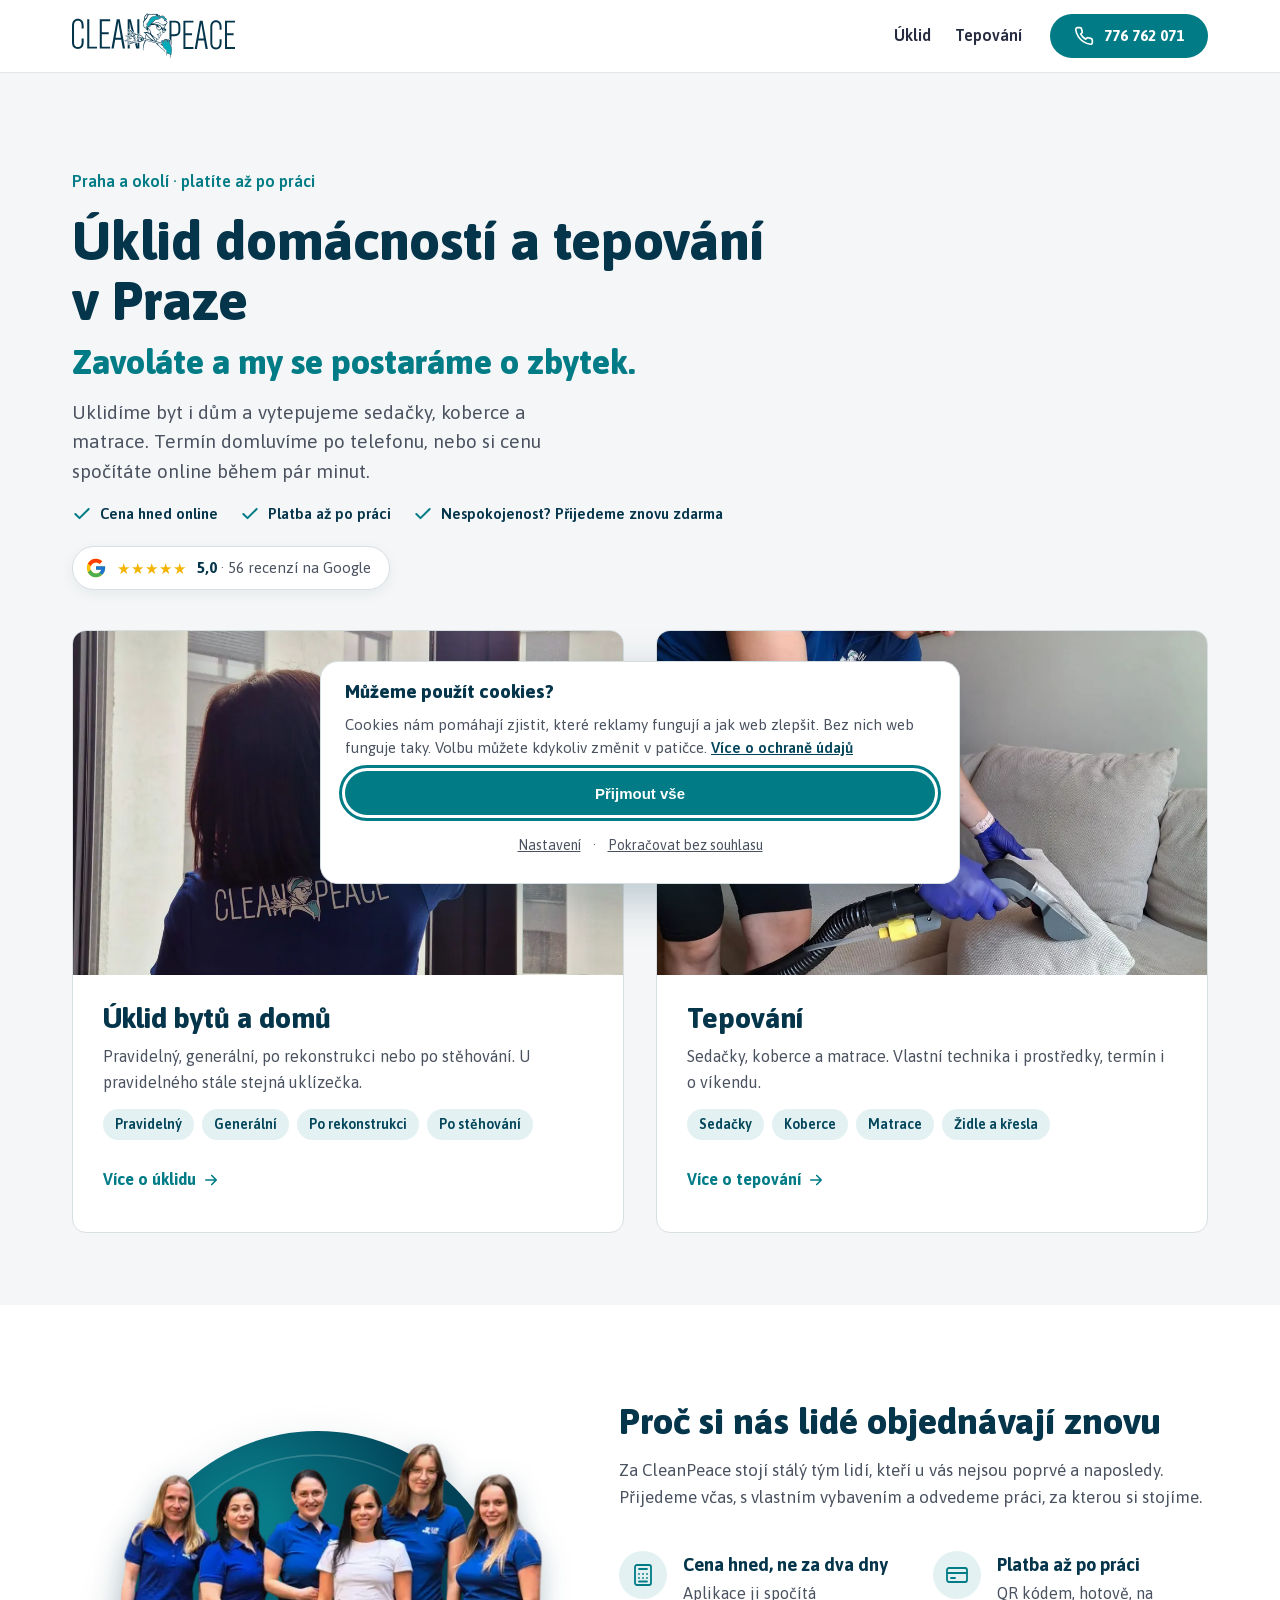
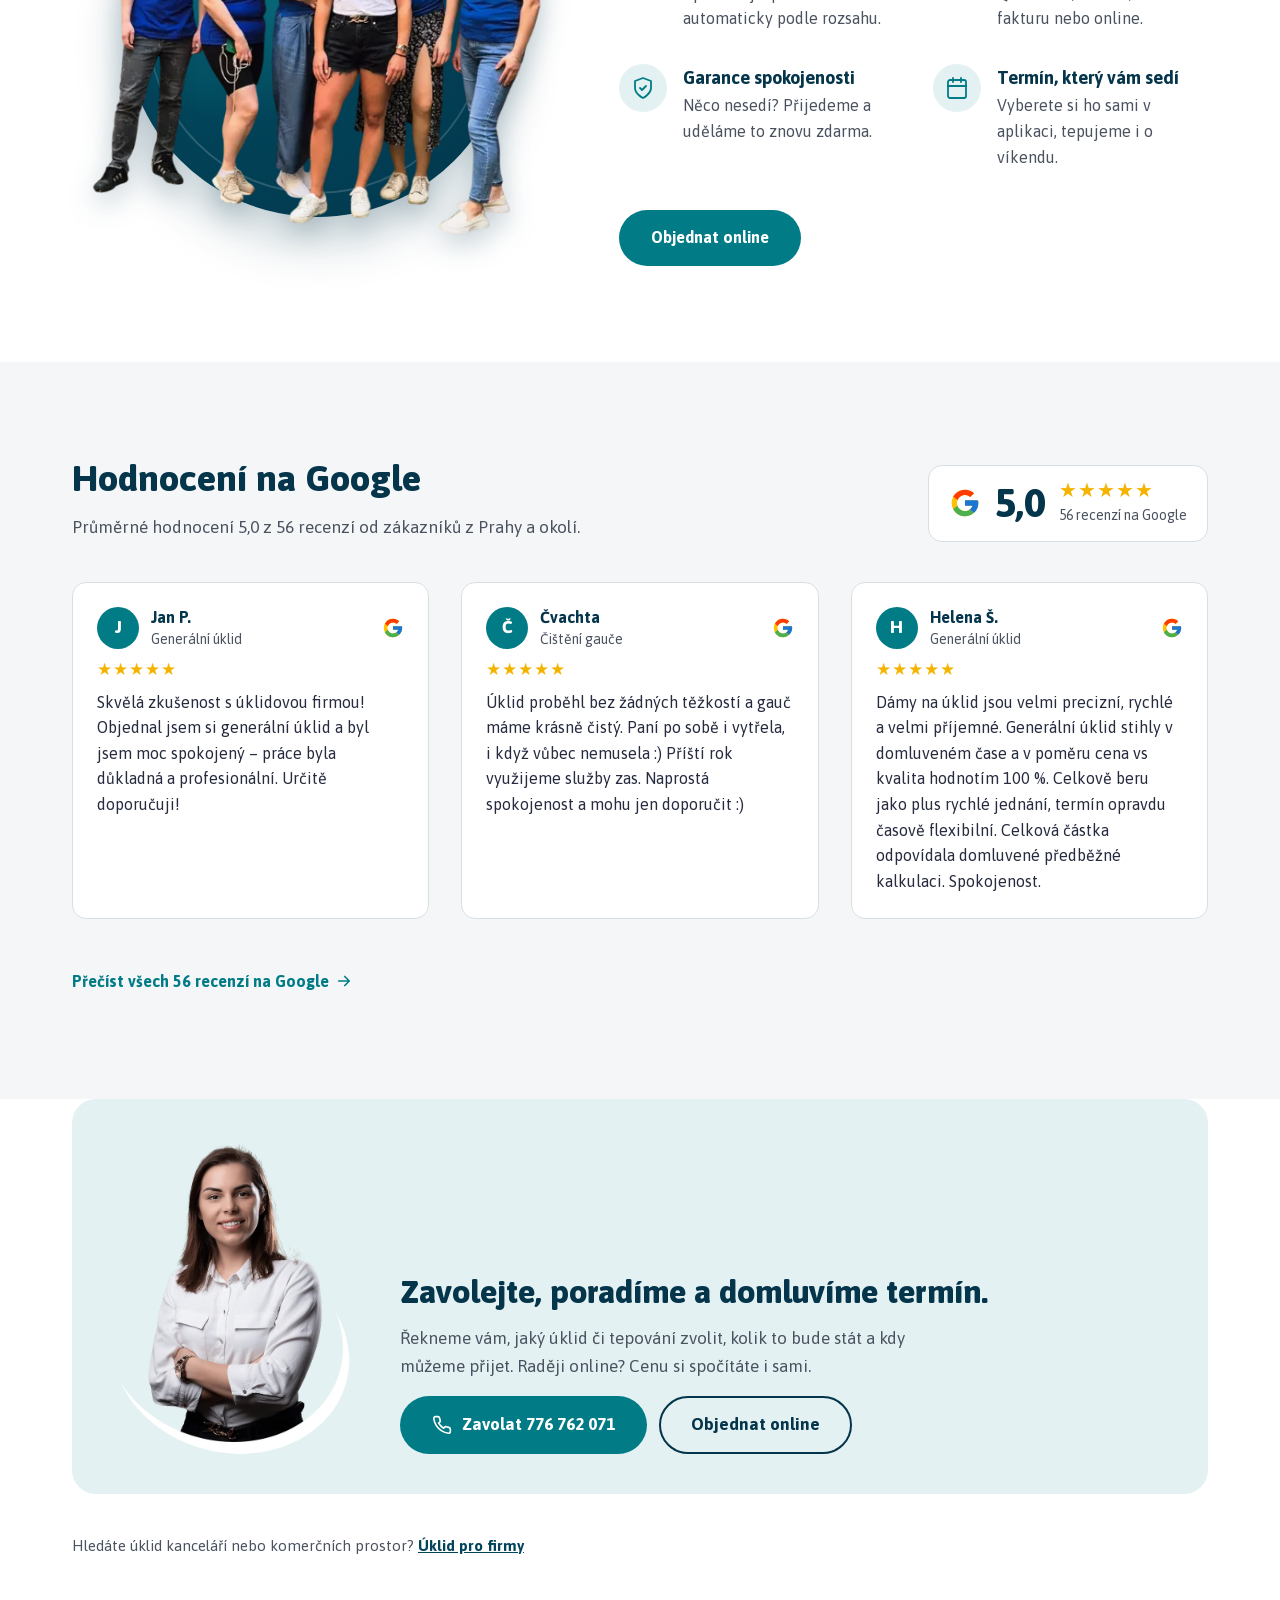
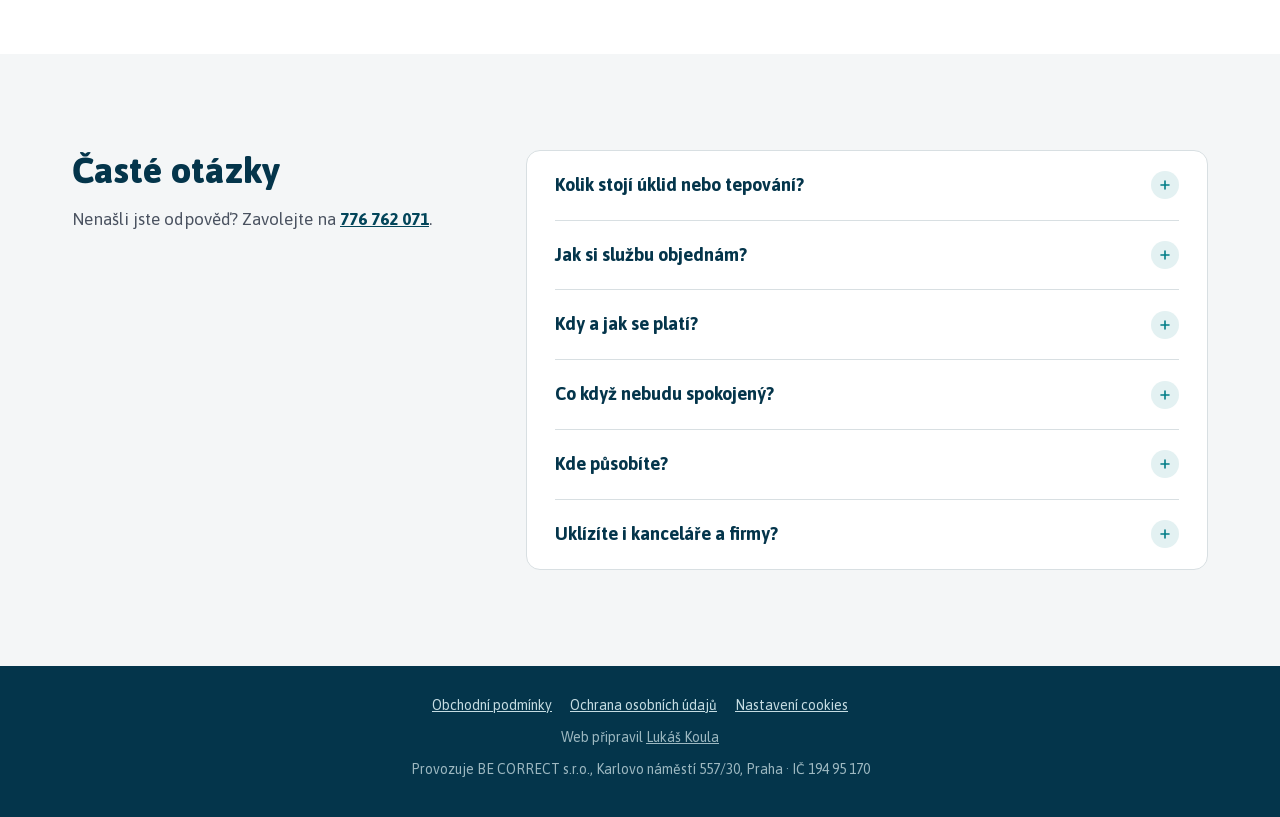
<file: index.html>
<!doctype html>
<html lang="cs">
<head>
<meta charset="utf-8">
<meta name="viewport" content="width=device-width, initial-scale=1">
<script src="assets/consent.js?v=20261018-1"></script>
<title>Úklid domácností a tepování Praha – CleanPeace</title>
<meta name="description" content="Úklid bytů a domů a tepování sedaček, koberců a matrací v Praze a okolí. Cenu spočítáte online, platíte až po práci.">
<meta property="og:type" content="website">
<meta property="og:locale" content="cs_CZ">
<meta property="og:site_name" content="CleanPeace">
<meta property="og:title" content="Úklid domácností a tepování Praha – CleanPeace">
<meta property="og:description" content="Cenu spočítáte online během pár minut a platíte až po práci.">
<meta property="og:url" content="https://sluzby.cleanpeace.cz/">
<link rel="canonical" href="https://sluzby.cleanpeace.cz/">
<meta property="og:image" content="https://sluzby.cleanpeace.cz/assets/img/uklid-myti-oken-praha.webp">
<meta name="theme-color" content="#04354B">
<link rel="icon" href="/favicon.ico" sizes="any">
<link rel="icon" href="assets/favicon-32.png" type="image/png" sizes="32x32">
<link rel="apple-touch-icon" href="assets/apple-touch-icon.png">
<link rel="preload" href="assets/fonts/asap-latin.woff2" as="font" type="font/woff2" crossorigin>
<link rel="stylesheet" href="assets/style.css?v=20261018-1">
</head>
<body id="top" data-service="rozcestnik">
<svg width="0" height="0" style="position:absolute" aria-hidden="true">
<symbol id="i-phone" viewBox="0 0 24 24"><path d="M22 16.9v3a2 2 0 0 1-2.2 2 19.8 19.8 0 0 1-8.6-3.1 19.5 19.5 0 0 1-6-6A19.8 19.8 0 0 1 2.1 4.2 2 2 0 0 1 4.1 2h3a2 2 0 0 1 2 1.7c.1.9.4 1.8.7 2.7a2 2 0 0 1-.5 2.1L8 9.8a16 16 0 0 0 6 6l1.3-1.3a2 2 0 0 1 2.1-.4c.9.3 1.8.6 2.7.7a2 2 0 0 1 1.7 2z"/></symbol>
<symbol id="i-arrow" viewBox="0 0 24 24"><path d="M5 12h14M13 6l6 6-6 6"/></symbol>
<symbol id="i-check" viewBox="0 0 24 24"><path d="M20 6 9 17l-5-5"/></symbol>
<symbol id="i-calc" viewBox="0 0 24 24"><rect x="4" y="2" width="16" height="20" rx="2"/><path d="M8 6h8M8 11h.01M12 11h.01M16 11h.01M8 15h.01M12 15h.01M16 15h.01M8 18.5h8"/></symbol>
<symbol id="i-card" viewBox="0 0 24 24"><rect x="2" y="5" width="20" height="14" rx="2"/><path d="M2 10h20M6 15h4"/></symbol>
<symbol id="i-shield" viewBox="0 0 24 24"><path d="M12 22s8-4 8-10V5l-8-3-8 3v7c0 6 8 10 8 10z"/><path d="m9 12 2 2 4-4"/></symbol>
<symbol id="i-calendar" viewBox="0 0 24 24"><rect x="3" y="4" width="18" height="18" rx="2"/><path d="M16 2v4M8 2v4M3 10h18"/></symbol>
</svg>

<header class="site-header">
<div class="wrap">
<a class="logo" href="#top" aria-label="CleanPeace – zpět nahoru"><img src="assets/logo.svg" width="178" height="50" alt="CleanPeace"></a>
<div class="header-right">
<nav class="nav" aria-label="Služby"><a href="uklid/">Úklid</a><a href="tepovani/">Tepování</a></nav>
<a class="btn btn-app btn-sm btn-call" href="tel:+420776762071" data-cta="phone" data-loc="header"><svg class="icon"><use href="#i-phone"/></svg><span class="call-num">776 762 071</span><span class="call-txt">Zavolat</span></a>
</div>
</div>
</header>

<main>
<section class="section section--soft" style="padding-bottom:72px">
<div class="wrap stack-lg">
<div class="stack" style="max-width:720px">
<p class="eyebrow">Praha a okolí · platíte až po práci</p>
<h1 style="font-size:clamp(34px,5vw,54px)">Úklid domácností a tepování v Praze <span class="h1-accent">Zavoláte a my se postaráme o zbytek.</span></h1>
<p class="hero-lead">Uklidíme byt i dům a vytepujeme sedačky, koberce a matrace. Termín domluvíme po telefonu, nebo si cenu spočítáte online během pár minut.</p>
<ul class="hero-checks">
<li><svg class="icon"><use href="#i-check"/></svg>Cena hned online</li>
<li><svg class="icon"><use href="#i-check"/></svg>Platba až po práci</li>
<li><svg class="icon"><use href="#i-check"/></svg>Nespokojenost? Přijedeme znovu zdarma</li>
</ul>
<a class="g-badge" href="https://share.google/CJWjDilzIgdgnumKv" target="_blank" rel="noopener"><svg class="g-logo" viewBox="0 0 48 48" aria-hidden="true"><path fill="#FFC107" d="M43.6 20.1H42V20H24v8h11.3C33.7 32.7 29.2 36 24 36c-6.6 0-12-5.4-12-12s5.4-12 12-12c3.1 0 5.8 1.2 7.9 3.1l5.7-5.7C34 6.1 29.3 4 24 4 12.9 4 4 12.9 4 24s8.9 20 20 20 20-8.9 20-20c0-1.3-.1-2.6-.4-3.9z"/><path fill="#FF3D00" d="m6.3 14.7 6.6 4.8C14.7 15.1 19 12 24 12c3.1 0 5.8 1.2 7.9 3.1l5.7-5.7C34 6.1 29.3 4 24 4 16.3 4 9.7 8.3 6.3 14.7z"/><path fill="#4CAF50" d="M24 44c5.2 0 9.9-2 13.4-5.2l-6.2-5.2C29.2 35.1 26.7 36 24 36c-5.2 0-9.6-3.3-11.3-8l-6.5 5C9.5 39.6 16.2 44 24 44z"/><path fill="#1976D2" d="M43.6 20.1H42V20H24v8h11.3c-.8 2.2-2.2 4.2-4.1 5.6l6.2 5.2C37 39.2 44 34 44 24c0-1.3-.1-2.6-.4-3.9z"/></svg><span class="stars" aria-hidden="true">★★★★★</span><span><strong>5,0</strong> · 56 recenzí na Google</span></a>
</div>

<div class="g2">
<a class="card" href="uklid/">
<div class="card-img"><img src="assets/img/uklid-myti-oken-praha.webp" width="1000" height="1176" alt="Uklízečka CleanPeace myje okna v bytě" style="object-position:center 30%" fetchpriority="high"></div>
<div class="card-body">
<h2>Úklid bytů a domů</h2>
<p>Pravidelný, generální, po rekonstrukci nebo po stěhování. U pravidelného stále stejná uklízečka.</p>
<ul class="tags"><li>Pravidelný</li><li>Generální</li><li>Po rekonstrukci</li><li>Po stěhování</li></ul>
<span class="more">Více o úklidu <svg class="icon"><use href="#i-arrow"/></svg></span>
</div>
</a>
<a class="card" href="tepovani/">
<div class="card-img"><img src="assets/img/tepovani-sedacky-praha.webp" width="1000" height="1333" alt="Tepování světlé sedačky přímo u zákazníka" style="object-position:center 55%" fetchpriority="high"></div>
<div class="card-body">
<h2>Tepování</h2>
<p>Sedačky, koberce a matrace. Vlastní technika i prostředky, termín i o víkendu.</p>
<ul class="tags"><li>Sedačky</li><li>Koberce</li><li>Matrace</li><li>Židle a křesla</li></ul>
<span class="more">Více o tepování <svg class="icon"><use href="#i-arrow"/></svg></span>
</div>
</a>
</div>
</div>
</section>

<!-- PROČ CLEANPEACE -->
<section class="section">
<div class="wrap team">
<div class="team-visual"><img src="assets/img/cleanpeace-tym.webp" width="500" height="500" alt="Tým uklízeček CleanPeace" loading="lazy"></div>
<div class="stack-lg">
<div class="stack">
<h2 class="h2">Proč si nás lidé objednávají znovu</h2>
<p class="lead">Za CleanPeace stojí stálý tým lidí, kteří u vás nejsou poprvé a naposledy. Přijedeme včas, s vlastním vybavením a odvedeme práci, za kterou si stojíme.</p>
</div>
<dl class="benefits">
<div><span class="usp-ico"><svg class="icon"><use href="#i-calc"/></svg></span><dt>Cena hned, ne za dva dny</dt><dd>Aplikace ji spočítá automaticky podle rozsahu.</dd></div>
<div><span class="usp-ico"><svg class="icon"><use href="#i-card"/></svg></span><dt>Platba až po práci</dt><dd>QR kódem, hotově, na fakturu nebo online.</dd></div>
<div><span class="usp-ico"><svg class="icon"><use href="#i-shield"/></svg></span><dt>Garance spokojenosti</dt><dd>Něco nesedí? Přijedeme a uděláme to znovu zdarma.</dd></div>
<div><span class="usp-ico"><svg class="icon"><use href="#i-calendar"/></svg></span><dt>Termín, který vám sedí</dt><dd>Vyberete si ho sami v aplikaci, tepujeme i o víkendu.</dd></div>
</dl>
<div class="cta-row"><a class="btn btn-app" href="https://app.cleanpeace.cz/" data-cta="order" data-loc="why">Objednat online</a></div>
</div>
</div>
</section>

<!-- RECENZE GOOGLE -->
<section class="section section--soft">
<div class="wrap stack-lg">
<div class="reviews-head">
<div class="stack"><h2 class="h2">Hodnocení na Google</h2><p class="lead">Průměrné hodnocení 5,0 z 56 recenzí od zákazníků z Prahy a okolí.</p></div>
<a class="g-score" href="https://share.google/CJWjDilzIgdgnumKv" target="_blank" rel="noopener"><svg class="g-logo" viewBox="0 0 48 48" aria-hidden="true"><path fill="#FFC107" d="M43.6 20.1H42V20H24v8h11.3C33.7 32.7 29.2 36 24 36c-6.6 0-12-5.4-12-12s5.4-12 12-12c3.1 0 5.8 1.2 7.9 3.1l5.7-5.7C34 6.1 29.3 4 24 4 12.9 4 4 12.9 4 24s8.9 20 20 20 20-8.9 20-20c0-1.3-.1-2.6-.4-3.9z"/><path fill="#FF3D00" d="m6.3 14.7 6.6 4.8C14.7 15.1 19 12 24 12c3.1 0 5.8 1.2 7.9 3.1l5.7-5.7C34 6.1 29.3 4 24 4 16.3 4 9.7 8.3 6.3 14.7z"/><path fill="#4CAF50" d="M24 44c5.2 0 9.9-2 13.4-5.2l-6.2-5.2C29.2 35.1 26.7 36 24 36c-5.2 0-9.6-3.3-11.3-8l-6.5 5C9.5 39.6 16.2 44 24 44z"/><path fill="#1976D2" d="M43.6 20.1H42V20H24v8h11.3c-.8 2.2-2.2 4.2-4.1 5.6l6.2 5.2C37 39.2 44 34 44 24c0-1.3-.1-2.6-.4-3.9z"/></svg><span class="g-num">5,0</span><span><span class="stars" aria-hidden="true">★★★★★</span><span class="g-count">56 recenzí na Google</span></span></a>
</div>
<div class="g3 reviews">
<figure class="review">
<div class="review-top"><span class="avatar" aria-hidden="true">J</span><div><strong>Jan P.</strong><span>Generální úklid</span></div><svg class="g-logo" viewBox="0 0 48 48" aria-hidden="true"><path fill="#FFC107" d="M43.6 20.1H42V20H24v8h11.3C33.7 32.7 29.2 36 24 36c-6.6 0-12-5.4-12-12s5.4-12 12-12c3.1 0 5.8 1.2 7.9 3.1l5.7-5.7C34 6.1 29.3 4 24 4 12.9 4 4 12.9 4 24s8.9 20 20 20 20-8.9 20-20c0-1.3-.1-2.6-.4-3.9z"/><path fill="#FF3D00" d="m6.3 14.7 6.6 4.8C14.7 15.1 19 12 24 12c3.1 0 5.8 1.2 7.9 3.1l5.7-5.7C34 6.1 29.3 4 24 4 16.3 4 9.7 8.3 6.3 14.7z"/><path fill="#4CAF50" d="M24 44c5.2 0 9.9-2 13.4-5.2l-6.2-5.2C29.2 35.1 26.7 36 24 36c-5.2 0-9.6-3.3-11.3-8l-6.5 5C9.5 39.6 16.2 44 24 44z"/><path fill="#1976D2" d="M43.6 20.1H42V20H24v8h11.3c-.8 2.2-2.2 4.2-4.1 5.6l6.2 5.2C37 39.2 44 34 44 24c0-1.3-.1-2.6-.4-3.9z"/></svg></div>
<div class="stars" aria-label="5 z 5 hvězdiček">★★★★★</div>
<blockquote>Skvělá zkušenost s úklidovou firmou! Objednal jsem si generální úklid a byl jsem moc spokojený – práce byla důkladná a profesionální. Určitě doporučuji!</blockquote>
</figure>
<figure class="review">
<div class="review-top"><span class="avatar" aria-hidden="true">Č</span><div><strong>Čvachta</strong><span>Čištění gauče</span></div><svg class="g-logo" viewBox="0 0 48 48" aria-hidden="true"><path fill="#FFC107" d="M43.6 20.1H42V20H24v8h11.3C33.7 32.7 29.2 36 24 36c-6.6 0-12-5.4-12-12s5.4-12 12-12c3.1 0 5.8 1.2 7.9 3.1l5.7-5.7C34 6.1 29.3 4 24 4 12.9 4 4 12.9 4 24s8.9 20 20 20 20-8.9 20-20c0-1.3-.1-2.6-.4-3.9z"/><path fill="#FF3D00" d="m6.3 14.7 6.6 4.8C14.7 15.1 19 12 24 12c3.1 0 5.8 1.2 7.9 3.1l5.7-5.7C34 6.1 29.3 4 24 4 16.3 4 9.7 8.3 6.3 14.7z"/><path fill="#4CAF50" d="M24 44c5.2 0 9.9-2 13.4-5.2l-6.2-5.2C29.2 35.1 26.7 36 24 36c-5.2 0-9.6-3.3-11.3-8l-6.5 5C9.5 39.6 16.2 44 24 44z"/><path fill="#1976D2" d="M43.6 20.1H42V20H24v8h11.3c-.8 2.2-2.2 4.2-4.1 5.6l6.2 5.2C37 39.2 44 34 44 24c0-1.3-.1-2.6-.4-3.9z"/></svg></div>
<div class="stars" aria-label="5 z 5 hvězdiček">★★★★★</div>
<blockquote>Úklid proběhl bez žádných těžkostí a gauč máme krásně čistý. Paní po sobě i vytřela, i když vůbec nemusela :) Příští rok využijeme služby zas. Naprostá spokojenost a mohu jen doporučit :)</blockquote>
</figure>
<figure class="review">
<div class="review-top"><span class="avatar" aria-hidden="true">H</span><div><strong>Helena Š.</strong><span>Generální úklid</span></div><svg class="g-logo" viewBox="0 0 48 48" aria-hidden="true"><path fill="#FFC107" d="M43.6 20.1H42V20H24v8h11.3C33.7 32.7 29.2 36 24 36c-6.6 0-12-5.4-12-12s5.4-12 12-12c3.1 0 5.8 1.2 7.9 3.1l5.7-5.7C34 6.1 29.3 4 24 4 12.9 4 4 12.9 4 24s8.9 20 20 20 20-8.9 20-20c0-1.3-.1-2.6-.4-3.9z"/><path fill="#FF3D00" d="m6.3 14.7 6.6 4.8C14.7 15.1 19 12 24 12c3.1 0 5.8 1.2 7.9 3.1l5.7-5.7C34 6.1 29.3 4 24 4 16.3 4 9.7 8.3 6.3 14.7z"/><path fill="#4CAF50" d="M24 44c5.2 0 9.9-2 13.4-5.2l-6.2-5.2C29.2 35.1 26.7 36 24 36c-5.2 0-9.6-3.3-11.3-8l-6.5 5C9.5 39.6 16.2 44 24 44z"/><path fill="#1976D2" d="M43.6 20.1H42V20H24v8h11.3c-.8 2.2-2.2 4.2-4.1 5.6l6.2 5.2C37 39.2 44 34 44 24c0-1.3-.1-2.6-.4-3.9z"/></svg></div>
<div class="stars" aria-label="5 z 5 hvězdiček">★★★★★</div>
<blockquote>Dámy na úklid jsou velmi precizní, rychlé a velmi příjemné. Generální úklid stihly v domluveném čase a v poměru cena vs kvalita hodnotím 100 %. Celkově beru jako plus rychlé jednání, termín opravdu časově flexibilní. Celková částka odpovídala domluvené předběžné kalkulaci. Spokojenost.</blockquote>
</figure>
</div>
<a class="more" href="https://share.google/CJWjDilzIgdgnumKv" target="_blank" rel="noopener">Přečíst všech 56 recenzí na Google <svg class="icon"><use href="#i-arrow"/></svg></a>
</div>
</section>

<!-- KONTAKT -->
<section style="padding-bottom:96px">
<div class="wrap stack-lg">
<div class="contact">
<img class="contact-photo" src="assets/img/cleanpeace-kontakt.webp" width="600" height="786" alt="Zákaznická podpora CleanPeace" loading="lazy">
<div class="contact-body">
<h2>Zavolejte, poradíme a domluvíme termín.</h2>
<p class="lead" style="max-width:520px">Řekneme vám, jaký úklid či tepování zvolit, kolik to bude stát a kdy můžeme přijet. Raději online? Cenu si spočítáte i sami.</p>
<div class="cta-row">
<a class="btn btn-app btn-lg" href="tel:+420776762071" data-cta="phone" data-loc="contact"><svg class="icon"><use href="#i-phone"/></svg>Zavolat 776 762 071</a>
<a class="btn btn-line btn-lg" href="https://app.cleanpeace.cz/" data-cta="order" data-loc="contact">Objednat online</a>
</div>
</div>
</div>
<p class="lead" style="font-size:15px">Hledáte úklid kanceláří nebo komerčních prostor? <a href="https://cleanpeace.cz/uklid-firem/" style="font-weight:700">Úklid pro firmy</a></p>
</div>
</section>

<!-- FAQ -->
<section class="section section--soft">
<div class="wrap split">
<div class="stack">
<h2 class="h2">Časté otázky</h2>
<p class="lead"><span class="m-block">Nenašli jste odpověď?</span> Zavolejte na <a href="tel:+420776762071" style="font-weight:700" data-cta="phone" data-loc="faq">776 762 071</a>.</p>
</div>
<div class="faq faq--boxed">
<details><summary>Kolik stojí úklid nebo tepování?</summary><p>Úklid vychází od 600 Kč za hodinu, tepování od 935 Kč za hodinu. Přesnou cenu spočítá aplikace okamžitě podle typu služby a rozsahu – bez čekání na nabídku. Stálí zákazníci mají ceny nižší.</p></details>
<details><summary>Jak si službu objednám?</summary><p>Online v aplikaci během pár minut: vyberete službu, uvidíte cenu a zvolíte termín. Nebo zavolejte na <a href="tel:+420776762071" style="font-weight:700">776 762 071</a>.</p></details>
<details><summary>Kdy a jak se platí?</summary><p>Až po odvedené práci – QR kódem, hotově nebo na fakturu. K dispozici je i online platba.</p></details>
<details><summary>Co když nebudu spokojený?</summary><p>Přijedeme a práci uděláme znovu zdarma.</p></details>
<details><summary>Kde působíte?</summary><p>V Praze a okolí.<!-- TODO: doplnit rozsah okolí --></p></details>
<details><summary>Uklízíte i kanceláře a firmy?</summary><p>Ano – pravidelný i generální úklid kanceláří, komerčních prostor a skladů. Více na stránce <a href="https://cleanpeace.cz/uklid-firem/" style="font-weight:700">Úklid pro firmy</a>.</p></details>
</div>
</div>
</section>
</main>

<footer class="site-footer">
<div class="wrap">
<nav aria-label="Právní informace">
<a href="https://cleanpeace.cz/wp-content/uploads/2025/07/VOP-CleanPeace-B2C.pdf">Obchodní podmínky</a>
<a href="https://cleanpeace.cz/wp-content/uploads/2025/07/Privacy-Policy-CleanPeace-2.pdf">Ochrana osobních údajů</a>
<a href="#nastaveni-cookies" data-cc-open>Nastavení cookies</a>
</nav>
<span class="credit">Web připravil <a href="https://lukaskoula.com" target="_blank" rel="noopener">Lukáš Koula</a></span>
<span>Provozuje BE CORRECT s.r.o., Karlovo náměstí 557/30, Praha · IČ 194 95 170</span>
</div>
</footer>


<script src="assets/main.js?v=20261018-1" defer></script>
</body>
</html>
</file>
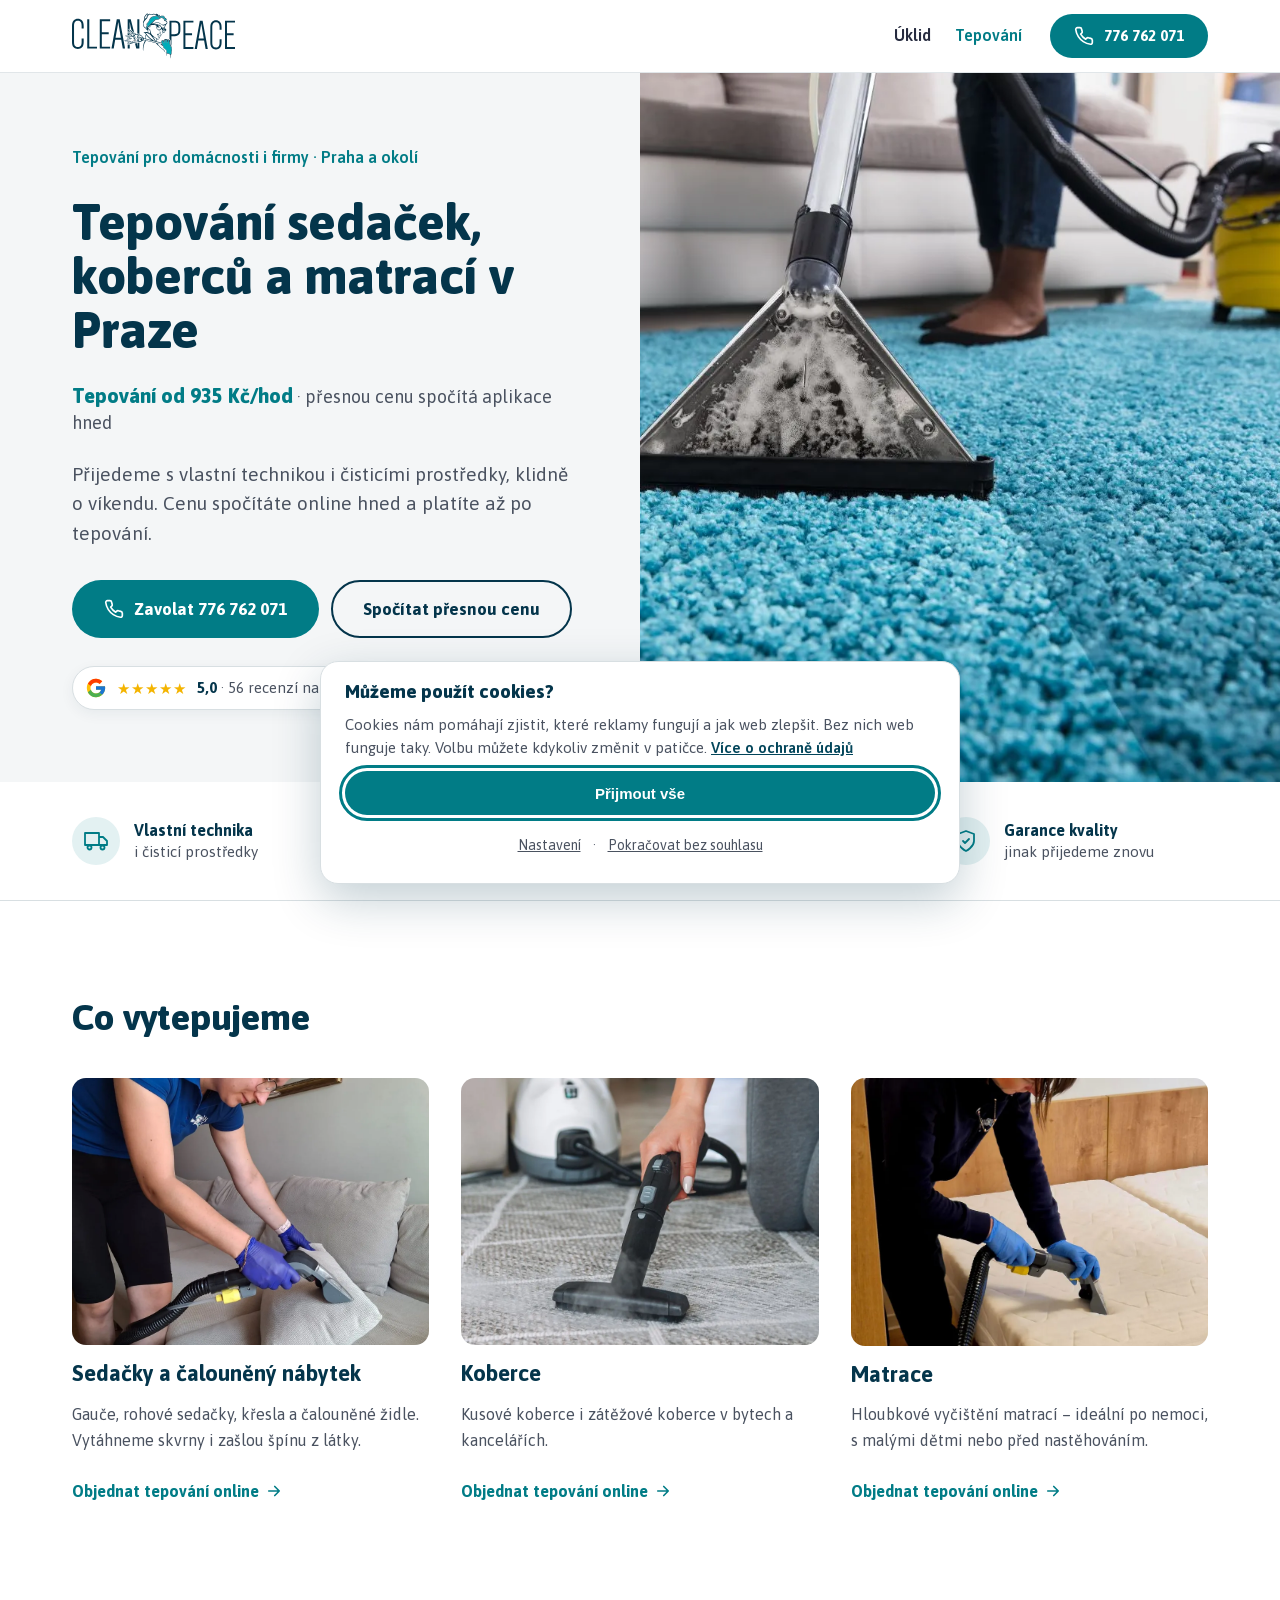
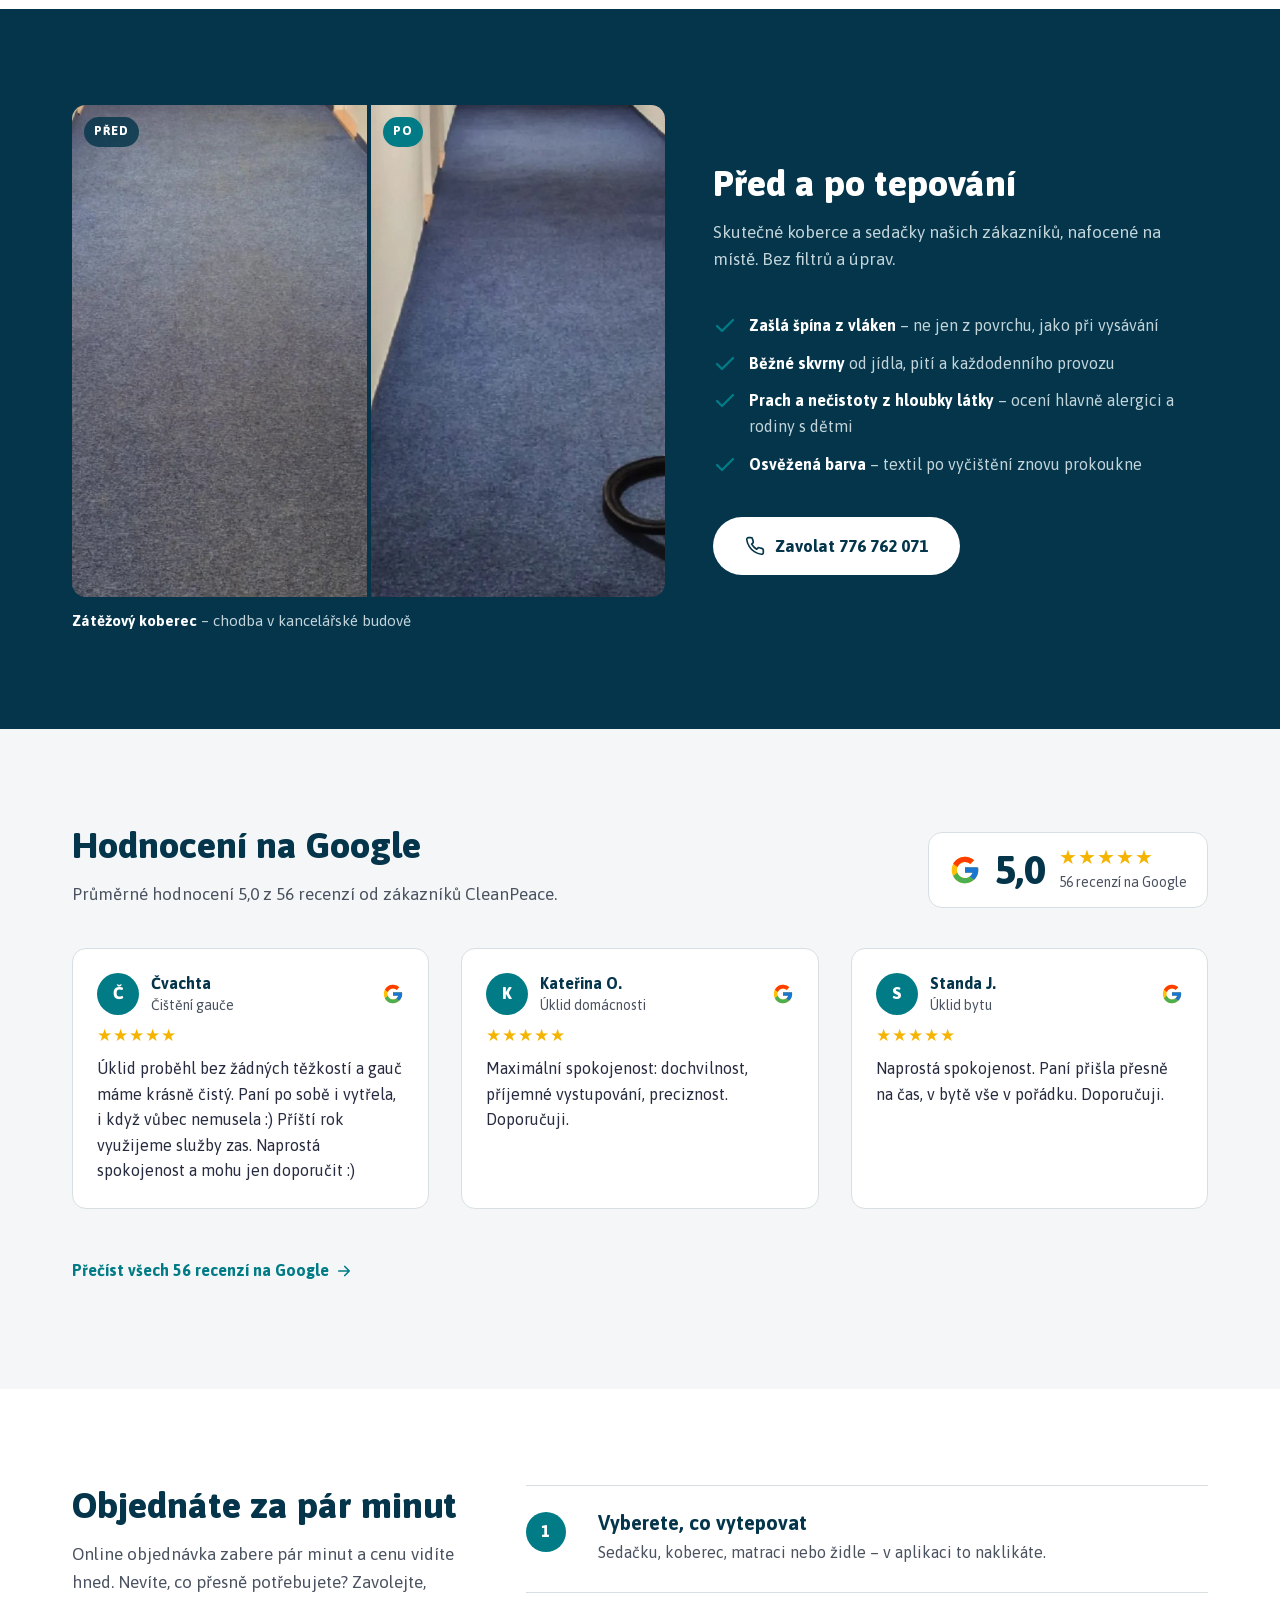
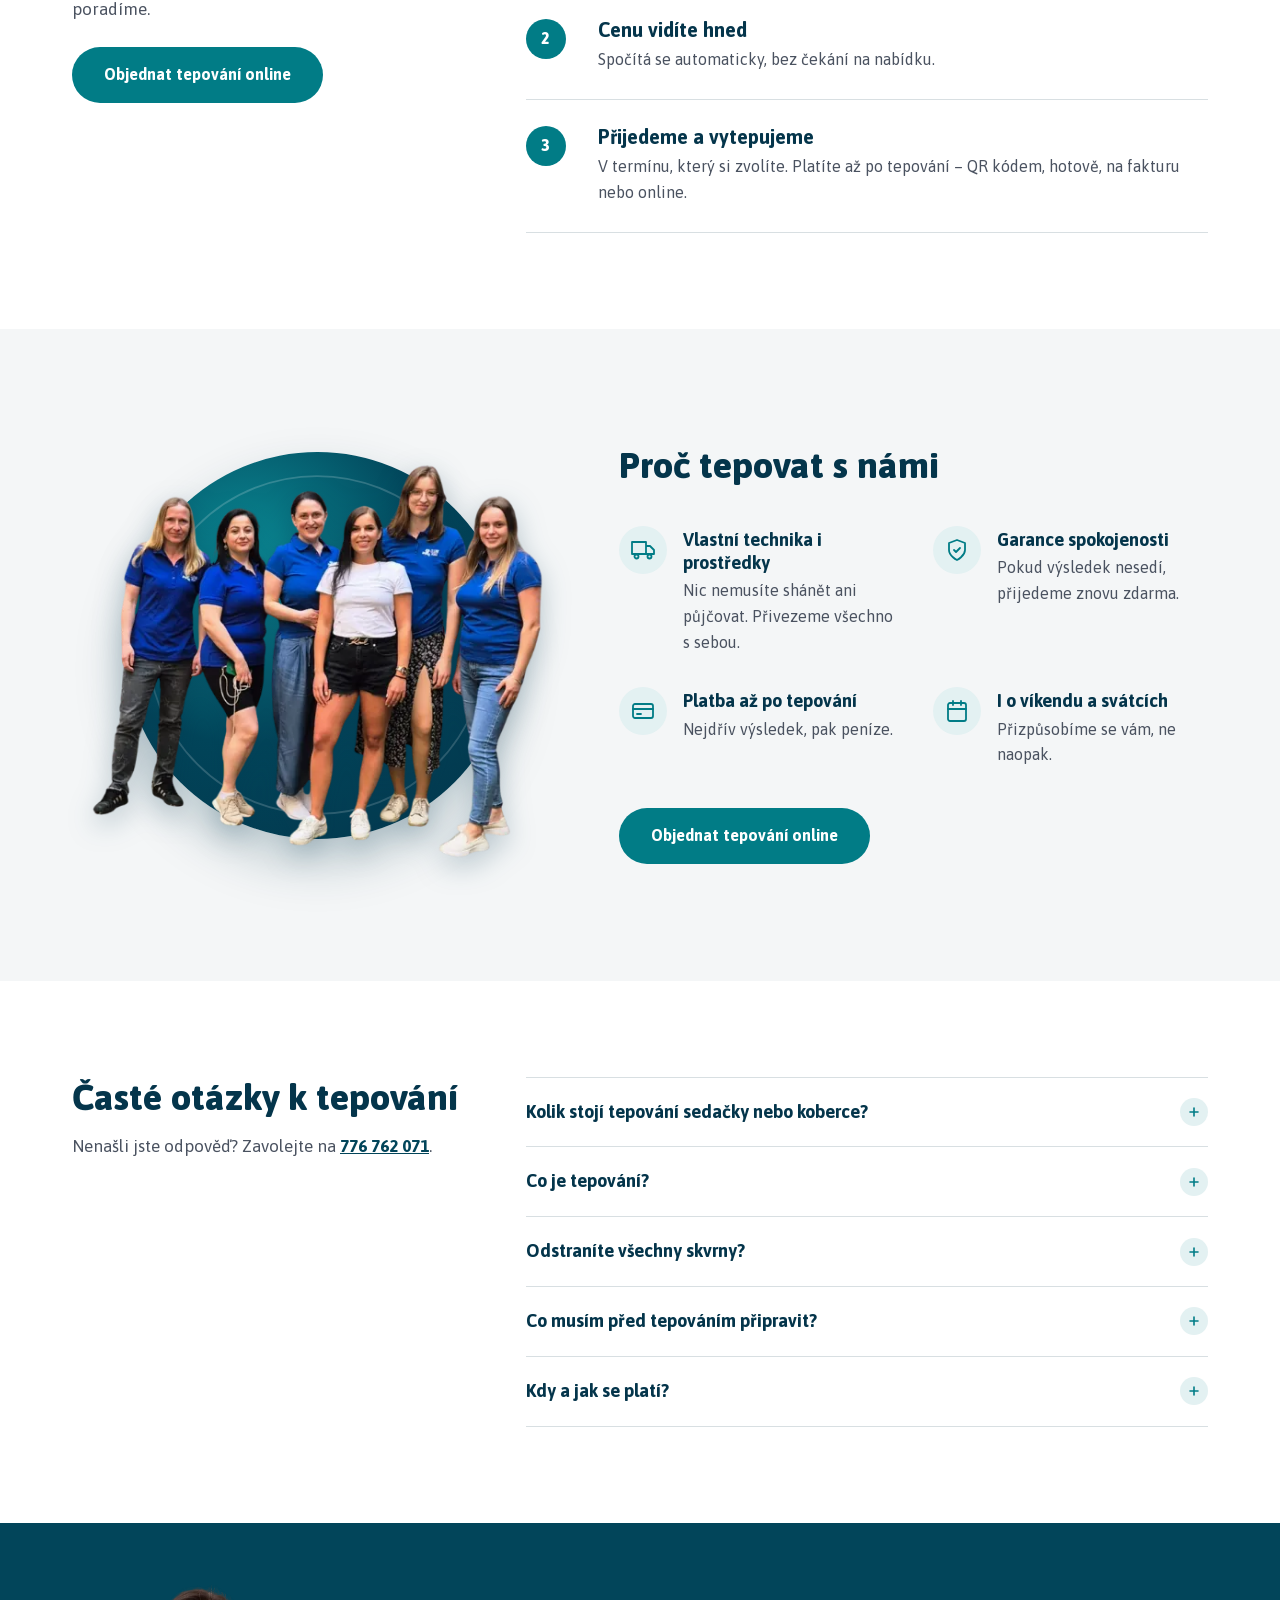
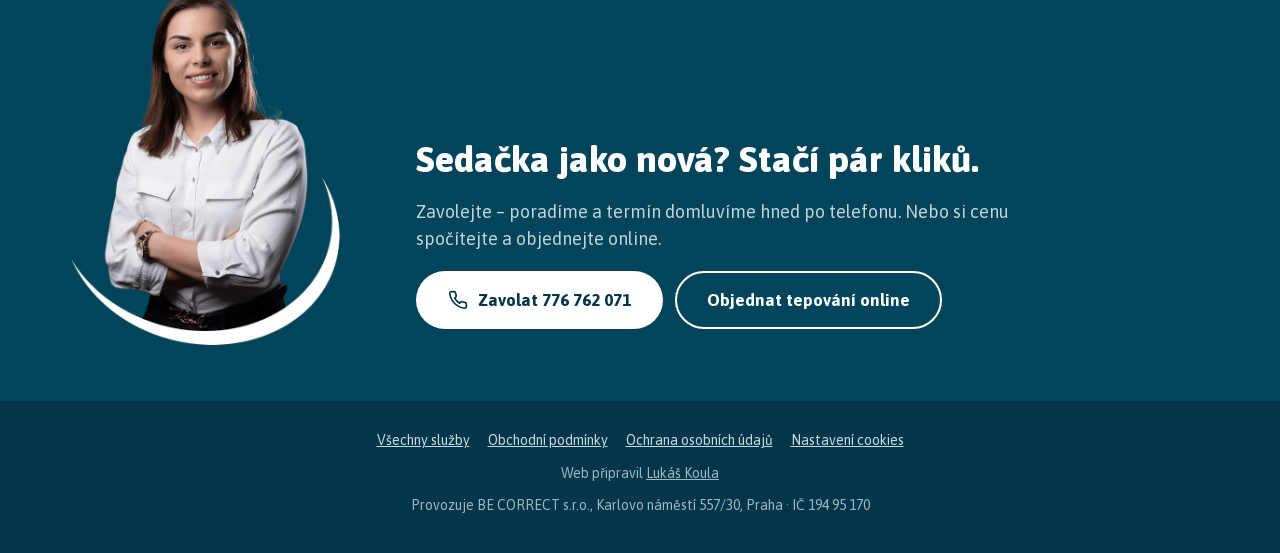
<file: tepovani/index.html>
<!doctype html>
<html lang="cs">
<head>
<meta charset="utf-8">
<meta name="viewport" content="width=device-width, initial-scale=1">
<script src="../assets/consent.js?v=20261018-1"></script>
<title>Tepování Praha – CleanPeace</title>
<meta name="description" content="Tepování sedaček, koberců a matrací v Praze a okolí. Vlastní technika i prostředky, termín i o víkendu, platba až po tepování.">
<meta property="og:type" content="website">
<meta property="og:locale" content="cs_CZ">
<meta property="og:site_name" content="CleanPeace">
<meta property="og:title" content="Tepování sedaček, koberců a matrací v Praze">
<meta property="og:description" content="Přijedeme s vlastní technikou, klidně o víkendu. Cenu spočítáte online, platíte až po tepování.">
<meta property="og:url" content="https://sluzby.cleanpeace.cz/tepovani/">
<link rel="canonical" href="https://sluzby.cleanpeace.cz/tepovani/">
<meta property="og:image" content="https://sluzby.cleanpeace.cz/assets/img/tepovani-sedacky-praha.webp">
<meta name="theme-color" content="#04354B">
<link rel="icon" href="/favicon.ico" sizes="any">
<link rel="icon" href="../assets/favicon-32.png" type="image/png" sizes="32x32">
<link rel="apple-touch-icon" href="../assets/apple-touch-icon.png">
<link rel="preload" href="../assets/fonts/asap-latin.woff2" as="font" type="font/woff2" crossorigin>
<link rel="preload" as="image" href="../assets/img/tepovani-koberce-praha.webp">
<link rel="stylesheet" href="../assets/style.css?v=20261018-1">
</head>
<body id="top" data-service="tepovani">
<svg width="0" height="0" style="position:absolute" aria-hidden="true">
<symbol id="i-phone" viewBox="0 0 24 24"><path d="M22 16.9v3a2 2 0 0 1-2.2 2 19.8 19.8 0 0 1-8.6-3.1 19.5 19.5 0 0 1-6-6A19.8 19.8 0 0 1 2.1 4.2 2 2 0 0 1 4.1 2h3a2 2 0 0 1 2 1.7c.1.9.4 1.8.7 2.7a2 2 0 0 1-.5 2.1L8 9.8a16 16 0 0 0 6 6l1.3-1.3a2 2 0 0 1 2.1-.4c.9.3 1.8.6 2.7.7a2 2 0 0 1 1.7 2z"/></symbol>
<symbol id="i-arrow" viewBox="0 0 24 24"><path d="M5 12h14M13 6l6 6-6 6"/></symbol>
<symbol id="i-check" viewBox="0 0 24 24"><path d="M20 6 9 17l-5-5"/></symbol>
<symbol id="i-calc" viewBox="0 0 24 24"><rect x="4" y="2" width="16" height="20" rx="2"/><path d="M8 6h8M8 11h.01M12 11h.01M16 11h.01M8 15h.01M12 15h.01M16 15h.01M8 18.5h8"/></symbol>
<symbol id="i-card" viewBox="0 0 24 24"><rect x="2" y="5" width="20" height="14" rx="2"/><path d="M2 10h20M6 15h4"/></symbol>
<symbol id="i-shield" viewBox="0 0 24 24"><path d="M12 22s8-4 8-10V5l-8-3-8 3v7c0 6 8 10 8 10z"/><path d="m9 12 2 2 4-4"/></symbol>
<symbol id="i-calendar" viewBox="0 0 24 24"><rect x="3" y="4" width="18" height="18" rx="2"/><path d="M16 2v4M8 2v4M3 10h18"/></symbol>
<symbol id="i-truck" viewBox="0 0 24 24"><path d="M1 4h14v12H1zM15 8h4l4 4v4h-8z"/><circle cx="5.5" cy="18.5" r="2"/><circle cx="18.5" cy="18.5" r="2"/></symbol>
</svg>

<!-- HEADER -->
<header class="site-header">
<div class="wrap">
<a class="logo" href="#top" aria-label="CleanPeace – zpět nahoru"><img src="../assets/logo.svg" width="178" height="50" alt="CleanPeace"></a>
<div class="header-right">
<nav class="nav" aria-label="Služby"><a href="../uklid/">Úklid</a><a href="./" aria-current="page">Tepování</a></nav>
<a class="btn btn-app btn-sm btn-call" href="tel:+420776762071" data-cta="phone" data-loc="header"><svg class="icon"><use href="#i-phone"/></svg><span class="call-num">776 762 071</span><span class="call-txt">Zavolat</span></a>
</div>
</div>
</header>

<main>
<!-- HERO -->
<section class="hero">
<div class="hero-text">
<p class="eyebrow">Tepování pro domácnosti i firmy · Praha a okolí</p>
<h1>Tepování sedaček, koberců a matrací v Praze</h1>
<p class="hero-price"><strong>Tepování od 935 Kč/hod</strong> · přesnou cenu spočítá aplikace hned<!-- TODO: doplnit min. délku zakázky, pokud existuje (otázka na Denisu) --></p>
<p class="hero-lead">Přijedeme s vlastní technikou i čisticími prostředky, klidně o víkendu. Cenu spočítáte online hned a platíte až po tepování.</p>
<div class="cta-row" style="margin-top:8px">
<a class="btn btn-app btn-lg" href="tel:+420776762071" data-cta="phone" data-loc="hero"><svg class="icon"><use href="#i-phone"/></svg>Zavolat 776 762 071</a>
<a class="btn btn-line btn-lg" href="https://app.cleanpeace.cz/" data-cta="order" data-loc="hero">Spočítat přesnou cenu</a>
</div>
<a class="g-badge" href="https://share.google/CJWjDilzIgdgnumKv" target="_blank" rel="noopener"><svg class="g-logo" viewBox="0 0 48 48" aria-hidden="true"><path fill="#FFC107" d="M43.6 20.1H42V20H24v8h11.3C33.7 32.7 29.2 36 24 36c-6.6 0-12-5.4-12-12s5.4-12 12-12c3.1 0 5.8 1.2 7.9 3.1l5.7-5.7C34 6.1 29.3 4 24 4 12.9 4 4 12.9 4 24s8.9 20 20 20 20-8.9 20-20c0-1.3-.1-2.6-.4-3.9z"/><path fill="#FF3D00" d="m6.3 14.7 6.6 4.8C14.7 15.1 19 12 24 12c3.1 0 5.8 1.2 7.9 3.1l5.7-5.7C34 6.1 29.3 4 24 4 16.3 4 9.7 8.3 6.3 14.7z"/><path fill="#4CAF50" d="M24 44c5.2 0 9.9-2 13.4-5.2l-6.2-5.2C29.2 35.1 26.7 36 24 36c-5.2 0-9.6-3.3-11.3-8l-6.5 5C9.5 39.6 16.2 44 24 44z"/><path fill="#1976D2" d="M43.6 20.1H42V20H24v8h11.3c-.8 2.2-2.2 4.2-4.1 5.6l6.2 5.2C37 39.2 44 34 44 24c0-1.3-.1-2.6-.4-3.9z"/></svg><span class="stars" aria-hidden="true">★★★★★</span><span><strong>5,0</strong> · 56 recenzí na Google</span></a>
</div>
<div class="hero-photo">
<img src="../assets/img/tepovani-koberce-praha.webp" width="938" height="938" alt="Tepování koberce extraktorem u zákazníka doma" style="object-position:center 60%" fetchpriority="high">
<div class="hero-badge"><svg class="icon"><use href="#i-calendar"/></svg><div><strong>Termín i o víkendu</strong><span>Přizpůsobíme se vám, ne naopak.</span></div></div>
</div>
</section>

<!-- PRUH VÝHOD -->
<div class="usp">
<ul>
<li><span class="usp-ico"><svg class="icon"><use href="#i-truck"/></svg></span><span><strong>Vlastní technika</strong>i čisticí prostředky</span></li>
<li><span class="usp-ico"><svg class="icon"><use href="#i-calc"/></svg></span><span><strong>Od 935 Kč/hod</strong>přesnou cenu spočítá aplikace</span></li>
<li><span class="usp-ico"><svg class="icon"><use href="#i-card"/></svg></span><span><strong>Platba po tepování</strong>nejdřív výsledek</span></li>
<li><span class="usp-ico"><svg class="icon"><use href="#i-shield"/></svg></span><span><strong>Garance kvality</strong>jinak přijedeme znovu</span></li>
</ul>
</div>

<!-- CO TEPUJEME -->
<section class="section">
<div class="wrap stack-lg">
<h2 class="h2">Co vytepujeme</h2>
<div class="g3">
<div class="svc">
<div class="svc-img"><img src="../assets/img/tepovani-sedacky-praha.webp" width="1000" height="1333" alt="Tepování světlé sedačky přímo u zákazníka" style="object-position:center 55%" loading="lazy"></div>
<h3>Sedačky a čalouněný nábytek</h3>
<p>Gauče, rohové sedačky, křesla a čalouněné židle. Vytáhneme skvrny i zašlou špínu z látky.</p>
<a class="more" href="https://app.cleanpeace.cz/" data-cta="order" data-loc="svc-sedacky">Objednat tepování online <svg class="icon"><use href="#i-arrow"/></svg></a>
</div>
<div class="svc">
<div class="svc-img"><img src="../assets/img/parni-cisteni-koberce.webp" width="938" height="938" alt="Parní čištění koberce v obývacím pokoji" loading="lazy"></div>
<h3>Koberce</h3>
<p>Kusové koberce i zátěžové koberce v bytech a kancelářích.</p>
<a class="more" href="https://app.cleanpeace.cz/" data-cta="order" data-loc="svc-koberce">Objednat tepování online <svg class="icon"><use href="#i-arrow"/></svg></a>
</div>
<div class="svc">
<div class="svc-img"><img src="../assets/img/tepovani-matrace-praha.webp" width="900" height="1270" alt="Tepování matrace v ložnici" style="object-position:center 60%" loading="lazy"></div>
<h3>Matrace</h3>
<p>Hloubkové vyčištění matrací – ideální po nemoci, s malými dětmi nebo před nastěhováním.</p>
<a class="more" href="https://app.cleanpeace.cz/" data-cta="order" data-loc="svc-matrace">Objednat tepování online <svg class="icon"><use href="#i-arrow"/></svg></a>
</div>
</div>
</div>
</section>

<!-- PŘED A PO -->
<section class="section section--dark">
<div class="wrap ba-solo">
<figure class="ba">
<div class="ba-pair ba-pair--tall">
<div><img src="../assets/img/tepovani-kobercu-chodba-pred.webp" width="544" height="1528" alt="Zašlý zátěžový koberec na chodbě před tepováním" loading="lazy"><span class="ba-label">PŘED</span></div>
<div><img src="../assets/img/tepovani-kobercu-chodba-po.webp" width="536" height="1528" alt="Vyčištěný koberec na chodbě po tepování" loading="lazy"><span class="ba-label ba-label--po">PO</span></div>
</div>
<figcaption><strong>Zátěžový koberec</strong> – chodba v kancelářské budově</figcaption>
</figure>
<div class="stack-lg">
<div class="stack">
<h2 class="h2">Před a po tepování</h2>
<p class="lead">Skutečné koberce a sedačky našich zákazníků, nafocené na místě. Bez filtrů a úprav.</p>
</div>
<ul class="checklist">
<li><svg class="icon"><use href="#i-check"/></svg><span><strong>Zašlá špína z vláken</strong> – ne jen z povrchu, jako při vysávání</span></li>
<li><svg class="icon"><use href="#i-check"/></svg><span><strong>Běžné skvrny</strong> od jídla, pití a každodenního provozu</span></li>
<li><svg class="icon"><use href="#i-check"/></svg><span><strong>Prach a nečistoty z hloubky látky</strong> – ocení hlavně alergici a rodiny s dětmi</span></li>
<li><svg class="icon"><use href="#i-check"/></svg><span><strong>Osvěžená barva</strong> – textil po vyčištění znovu prokoukne</span></li>
</ul>
<div class="cta-row">
<a class="btn btn-white btn-lg" href="tel:+420776762071" data-cta="phone" data-loc="ba"><svg class="icon"><use href="#i-phone"/></svg>Zavolat 776 762 071</a>
</div>
</div>
</div>
</section>

<!-- RECENZE GOOGLE -->
<section class="section section--soft">
<div class="wrap stack-lg">
<div class="reviews-head">
<div class="stack"><h2 class="h2">Hodnocení na Google</h2><p class="lead">Průměrné hodnocení 5,0 z 56 recenzí od zákazníků CleanPeace.</p></div>
<a class="g-score" href="https://share.google/CJWjDilzIgdgnumKv" target="_blank" rel="noopener"><svg class="g-logo" viewBox="0 0 48 48" aria-hidden="true"><path fill="#FFC107" d="M43.6 20.1H42V20H24v8h11.3C33.7 32.7 29.2 36 24 36c-6.6 0-12-5.4-12-12s5.4-12 12-12c3.1 0 5.8 1.2 7.9 3.1l5.7-5.7C34 6.1 29.3 4 24 4 12.9 4 4 12.9 4 24s8.9 20 20 20 20-8.9 20-20c0-1.3-.1-2.6-.4-3.9z"/><path fill="#FF3D00" d="m6.3 14.7 6.6 4.8C14.7 15.1 19 12 24 12c3.1 0 5.8 1.2 7.9 3.1l5.7-5.7C34 6.1 29.3 4 24 4 16.3 4 9.7 8.3 6.3 14.7z"/><path fill="#4CAF50" d="M24 44c5.2 0 9.9-2 13.4-5.2l-6.2-5.2C29.2 35.1 26.7 36 24 36c-5.2 0-9.6-3.3-11.3-8l-6.5 5C9.5 39.6 16.2 44 24 44z"/><path fill="#1976D2" d="M43.6 20.1H42V20H24v8h11.3c-.8 2.2-2.2 4.2-4.1 5.6l6.2 5.2C37 39.2 44 34 44 24c0-1.3-.1-2.6-.4-3.9z"/></svg><span class="g-num">5,0</span><span><span class="stars" aria-hidden="true">★★★★★</span><span class="g-count">56 recenzí na Google</span></span></a>
</div>
<div class="g3 reviews">
<figure class="review">
<div class="review-top"><span class="avatar" aria-hidden="true">Č</span><div><strong>Čvachta</strong><span>Čištění gauče</span></div><svg class="g-logo" viewBox="0 0 48 48" aria-hidden="true"><path fill="#FFC107" d="M43.6 20.1H42V20H24v8h11.3C33.7 32.7 29.2 36 24 36c-6.6 0-12-5.4-12-12s5.4-12 12-12c3.1 0 5.8 1.2 7.9 3.1l5.7-5.7C34 6.1 29.3 4 24 4 12.9 4 4 12.9 4 24s8.9 20 20 20 20-8.9 20-20c0-1.3-.1-2.6-.4-3.9z"/><path fill="#FF3D00" d="m6.3 14.7 6.6 4.8C14.7 15.1 19 12 24 12c3.1 0 5.8 1.2 7.9 3.1l5.7-5.7C34 6.1 29.3 4 24 4 16.3 4 9.7 8.3 6.3 14.7z"/><path fill="#4CAF50" d="M24 44c5.2 0 9.9-2 13.4-5.2l-6.2-5.2C29.2 35.1 26.7 36 24 36c-5.2 0-9.6-3.3-11.3-8l-6.5 5C9.5 39.6 16.2 44 24 44z"/><path fill="#1976D2" d="M43.6 20.1H42V20H24v8h11.3c-.8 2.2-2.2 4.2-4.1 5.6l6.2 5.2C37 39.2 44 34 44 24c0-1.3-.1-2.6-.4-3.9z"/></svg></div>
<div class="stars" aria-label="5 z 5 hvězdiček">★★★★★</div>
<blockquote>Úklid proběhl bez žádných těžkostí a gauč máme krásně čistý. Paní po sobě i vytřela, i když vůbec nemusela :) Příští rok využijeme služby zas. Naprostá spokojenost a mohu jen doporučit :)</blockquote>
</figure>
<figure class="review">
<div class="review-top"><span class="avatar" aria-hidden="true">K</span><div><strong>Kateřina O.</strong><span>Úklid domácnosti</span></div><svg class="g-logo" viewBox="0 0 48 48" aria-hidden="true"><path fill="#FFC107" d="M43.6 20.1H42V20H24v8h11.3C33.7 32.7 29.2 36 24 36c-6.6 0-12-5.4-12-12s5.4-12 12-12c3.1 0 5.8 1.2 7.9 3.1l5.7-5.7C34 6.1 29.3 4 24 4 12.9 4 4 12.9 4 24s8.9 20 20 20 20-8.9 20-20c0-1.3-.1-2.6-.4-3.9z"/><path fill="#FF3D00" d="m6.3 14.7 6.6 4.8C14.7 15.1 19 12 24 12c3.1 0 5.8 1.2 7.9 3.1l5.7-5.7C34 6.1 29.3 4 24 4 16.3 4 9.7 8.3 6.3 14.7z"/><path fill="#4CAF50" d="M24 44c5.2 0 9.9-2 13.4-5.2l-6.2-5.2C29.2 35.1 26.7 36 24 36c-5.2 0-9.6-3.3-11.3-8l-6.5 5C9.5 39.6 16.2 44 24 44z"/><path fill="#1976D2" d="M43.6 20.1H42V20H24v8h11.3c-.8 2.2-2.2 4.2-4.1 5.6l6.2 5.2C37 39.2 44 34 44 24c0-1.3-.1-2.6-.4-3.9z"/></svg></div>
<div class="stars" aria-label="5 z 5 hvězdiček">★★★★★</div>
<blockquote>Maximální spokojenost: dochvilnost, příjemné vystupování, preciznost. Doporučuji.</blockquote>
</figure>
<figure class="review">
<div class="review-top"><span class="avatar" aria-hidden="true">S</span><div><strong>Standa J.</strong><span>Úklid bytu</span></div><svg class="g-logo" viewBox="0 0 48 48" aria-hidden="true"><path fill="#FFC107" d="M43.6 20.1H42V20H24v8h11.3C33.7 32.7 29.2 36 24 36c-6.6 0-12-5.4-12-12s5.4-12 12-12c3.1 0 5.8 1.2 7.9 3.1l5.7-5.7C34 6.1 29.3 4 24 4 12.9 4 4 12.9 4 24s8.9 20 20 20 20-8.9 20-20c0-1.3-.1-2.6-.4-3.9z"/><path fill="#FF3D00" d="m6.3 14.7 6.6 4.8C14.7 15.1 19 12 24 12c3.1 0 5.8 1.2 7.9 3.1l5.7-5.7C34 6.1 29.3 4 24 4 16.3 4 9.7 8.3 6.3 14.7z"/><path fill="#4CAF50" d="M24 44c5.2 0 9.9-2 13.4-5.2l-6.2-5.2C29.2 35.1 26.7 36 24 36c-5.2 0-9.6-3.3-11.3-8l-6.5 5C9.5 39.6 16.2 44 24 44z"/><path fill="#1976D2" d="M43.6 20.1H42V20H24v8h11.3c-.8 2.2-2.2 4.2-4.1 5.6l6.2 5.2C37 39.2 44 34 44 24c0-1.3-.1-2.6-.4-3.9z"/></svg></div>
<div class="stars" aria-label="5 z 5 hvězdiček">★★★★★</div>
<blockquote>Naprostá spokojenost. Paní přišla přesně na čas, v bytě vše v pořádku. Doporučuji.</blockquote>
</figure>
</div>
<a class="more" href="https://share.google/CJWjDilzIgdgnumKv" target="_blank" rel="noopener">Přečíst všech 56 recenzí na Google <svg class="icon"><use href="#i-arrow"/></svg></a>
</div>
</section>

<!-- JAK OBJEDNAT -->
<section class="section">
<div class="wrap split">
<div class="stack">
<h2 class="h2">Objednáte za pár minut</h2>
<p class="lead">Online objednávka zabere pár minut a cenu vidíte hned. Nevíte, co přesně potřebujete? Zavolejte, poradíme.</p>
<div class="cta-row" style="margin-top:8px"><a class="btn btn-app" href="https://app.cleanpeace.cz/" data-cta="order" data-loc="steps">Objednat tepování online</a></div>
</div>
<ol class="steps">
<li><span class="step-n">1</span><div><h3>Vyberete, co vytepovat</h3><p>Sedačku, koberec, matraci nebo židle – v aplikaci to naklikáte.</p></div></li>
<li><span class="step-n">2</span><div><h3>Cenu vidíte hned</h3><p>Spočítá se automaticky, bez čekání na nabídku.</p></div></li>
<li><span class="step-n">3</span><div><h3>Přijedeme a vytepujeme</h3><p>V termínu, který si zvolíte. Platíte až po tepování – QR kódem, hotově, na fakturu nebo online.</p></div></li>
</ol>
</div>
</section>

<!-- PROČ MY + TÝM -->
<section class="section section--soft">
<div class="wrap team">
<div class="team-visual"><img src="../assets/img/cleanpeace-tym.webp" width="500" height="500" alt="Tým CleanPeace" loading="lazy"></div>
<div class="stack-lg">
<h2 class="h2">Proč tepovat s námi</h2>
<dl class="benefits">
<div><span class="usp-ico"><svg class="icon"><use href="#i-truck"/></svg></span><dt>Vlastní technika i prostředky</dt><dd>Nic nemusíte shánět ani půjčovat. Přivezeme všechno s sebou.</dd></div>
<div><span class="usp-ico"><svg class="icon"><use href="#i-shield"/></svg></span><dt>Garance spokojenosti</dt><dd>Pokud výsledek nesedí, přijedeme znovu zdarma.</dd></div>
<div><span class="usp-ico"><svg class="icon"><use href="#i-card"/></svg></span><dt>Platba až po tepování</dt><dd>Nejdřív výsledek, pak peníze.</dd></div>
<div><span class="usp-ico"><svg class="icon"><use href="#i-calendar"/></svg></span><dt>I o víkendu a svátcích</dt><dd>Přizpůsobíme se vám, ne naopak.</dd></div>
</dl>
<div class="cta-row"><a class="btn btn-app" href="https://app.cleanpeace.cz/" data-cta="order" data-loc="why">Objednat tepování online</a></div>
</div>
</div>
</section>

<!-- FAQ -->
<section class="section">
<div class="wrap split">
<div class="stack">
<h2 class="h2">Časté otázky k tepování</h2>
<p class="lead"><span class="m-block">Nenašli jste odpověď?</span> Zavolejte na <a href="tel:+420776762071" style="font-weight:700" data-cta="phone" data-loc="faq">776 762 071</a>.</p>
</div>
<div class="faq">
<details><summary>Kolik stojí tepování sedačky nebo koberce?</summary><p>Tepování vychází od 935 Kč za hodinu. Přesnou cenu vám aplikace spočítá hned podle toho, co a v jakém rozsahu potřebujete vytepovat.<!-- TODO: min. délka zakázky? --></p></details>
<details><summary>Co je tepování?</summary><p>Hloubkové mokré čištění textilu. Čisticí roztok se pod tlakem vstříkne do vláken a hned se i se špínou odsaje zpátky. Na rozdíl od vysávání tak odstraní i nečistoty uvnitř látky.</p></details>
<details><summary>Odstraníte všechny skvrny?</summary><p>Běžné skvrny a zašlou špínu ano. Některé staré nebo chemicky zafixované skvrny nemusí jít odstranit úplně – na místě vám řekneme, co se dá čekat.<!-- TODO: ověřit s klientkou --></p></details>
<!-- TODO: doplnit odpovědi a odkomentovat
<details><summary>Jak dlouho tepování trvá a kdy je sedačka suchá?</summary><p>…</p></details>
<details><summary>Je tepování bezpečné pro děti a zvířata?</summary><p>…</p></details>
<details><summary>Tepujete i autosedačky a interiér auta?</summary><p>… (pokud ne, smazat)</p></details>
-->
<details><summary>Co musím před tepováním připravit?</summary><p>Nic zvláštního – techniku i čisticí prostředky vozíme vlastní.<!-- TODO: přístup k vodě a elektřině, odklizení věcí, vysátí předem? --></p></details>
<details><summary>Kdy a jak se platí?</summary><p>Až po tepování – QR kódem, hotově nebo na fakturu. K dispozici je i online platba. A pokud nebudete spokojeni, přijedeme znovu zdarma.</p></details>
</div>
</div>
</section>

<!-- ZÁVĚREČNÉ CTA -->
<section class="final final--photo">
<div class="wrap final-grid">
<img class="final-photo" src="../assets/img/cleanpeace-kontakt.webp" width="600" height="786" alt="Majitelka CleanPeace" loading="lazy">
<div class="stack" style="gap:18px">
<h2>Sedačka jako nová? Stačí pár kliků.</h2>
<p>Zavolejte – poradíme a termín domluvíme hned po telefonu. Nebo si cenu spočítejte a objednejte online.</p>
<div class="cta-row">
<a class="btn btn-white btn-lg" href="tel:+420776762071" data-cta="phone" data-loc="final"><svg class="icon"><use href="#i-phone"/></svg>Zavolat 776 762 071</a>
<a class="btn btn-line-w btn-lg" href="https://app.cleanpeace.cz/" data-cta="order" data-loc="final">Objednat tepování online</a>
</div>
</div>
</div>
</section>
</main>

<!-- FOOTER -->
<footer class="site-footer">
<div class="wrap">
<nav aria-label="Právní informace">
<a href="../">Všechny služby</a>
<a href="https://cleanpeace.cz/wp-content/uploads/2025/07/VOP-CleanPeace-B2C.pdf">Obchodní podmínky</a>
<a href="https://cleanpeace.cz/wp-content/uploads/2025/07/Privacy-Policy-CleanPeace-2.pdf">Ochrana osobních údajů</a>
<a href="#nastaveni-cookies" data-cc-open>Nastavení cookies</a>
</nav>
<span class="credit">Web připravil <a href="https://lukaskoula.com" target="_blank" rel="noopener">Lukáš Koula</a></span>
<span>Provozuje BE CORRECT s.r.o., Karlovo náměstí 557/30, Praha · IČ 194 95 170</span>
</div>
</footer>


<script src="../assets/main.js?v=20261018-1" defer></script>
</body>
</html>
</file>
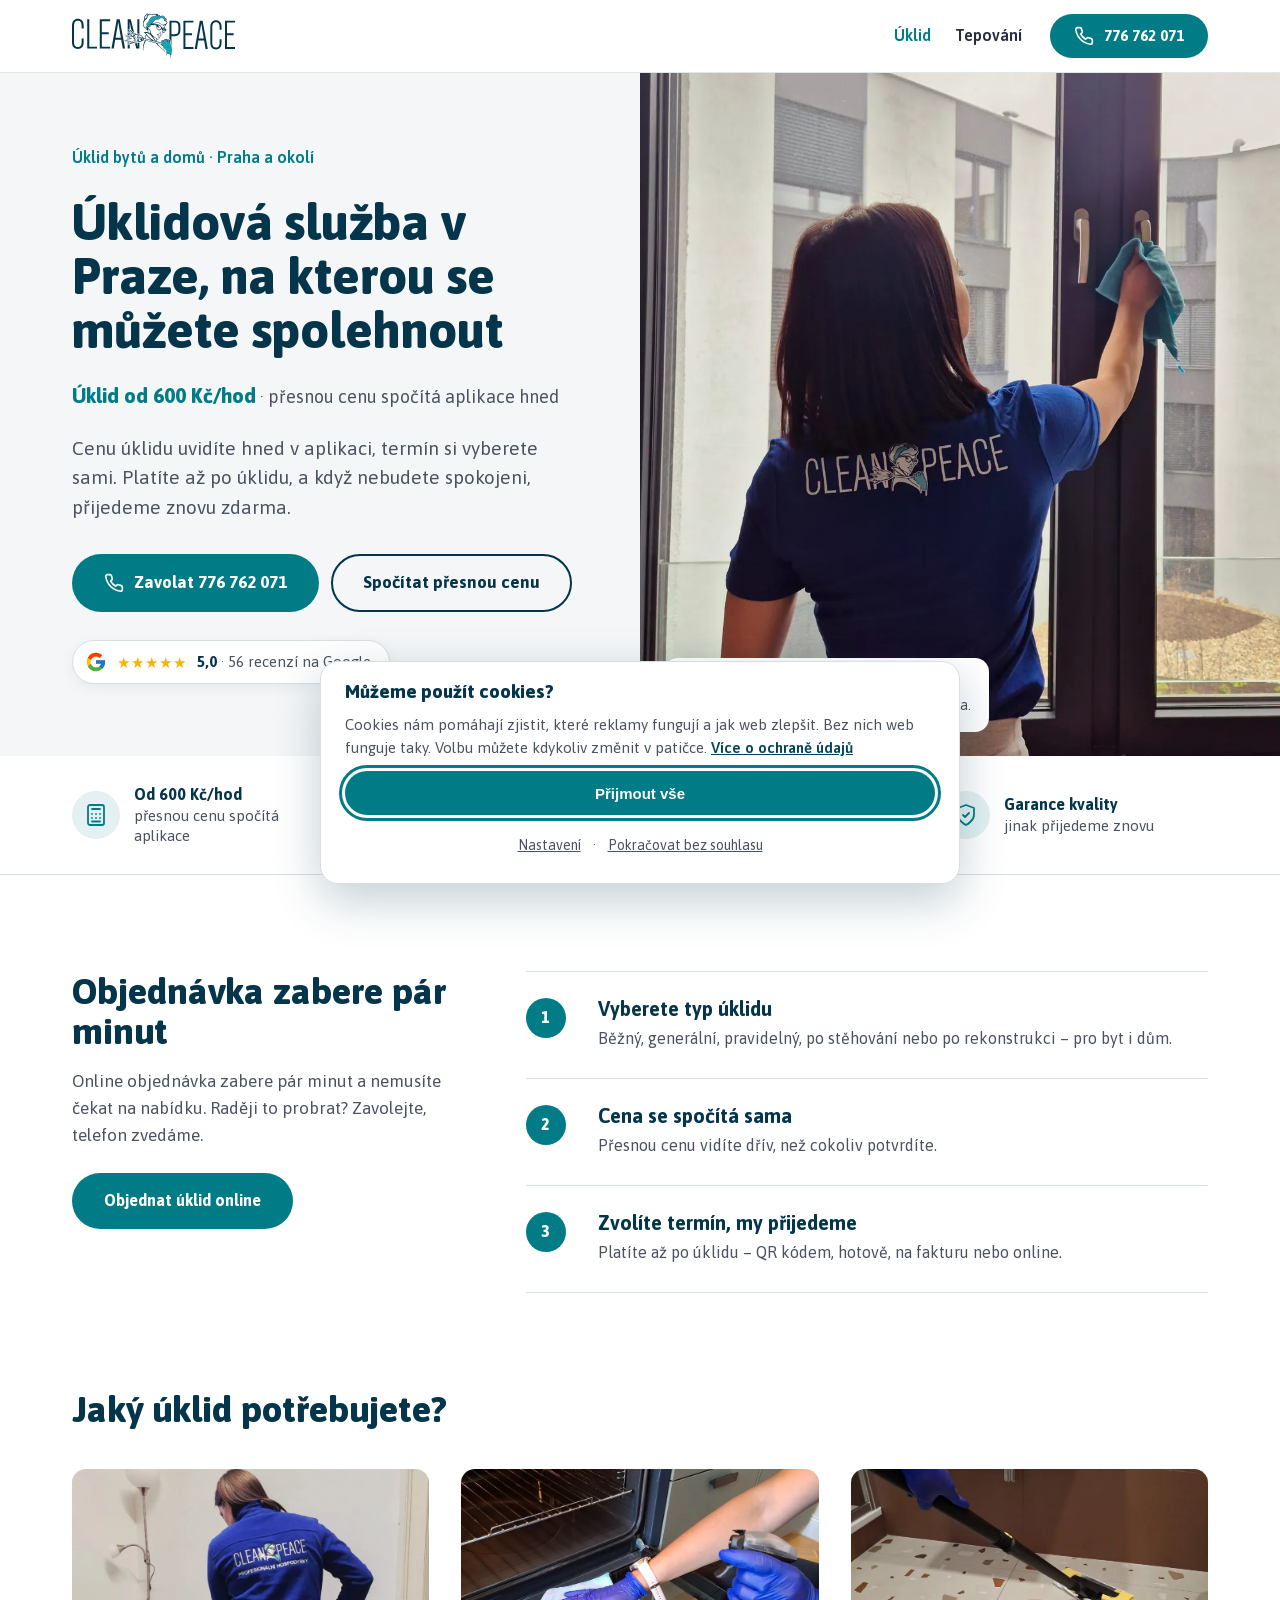
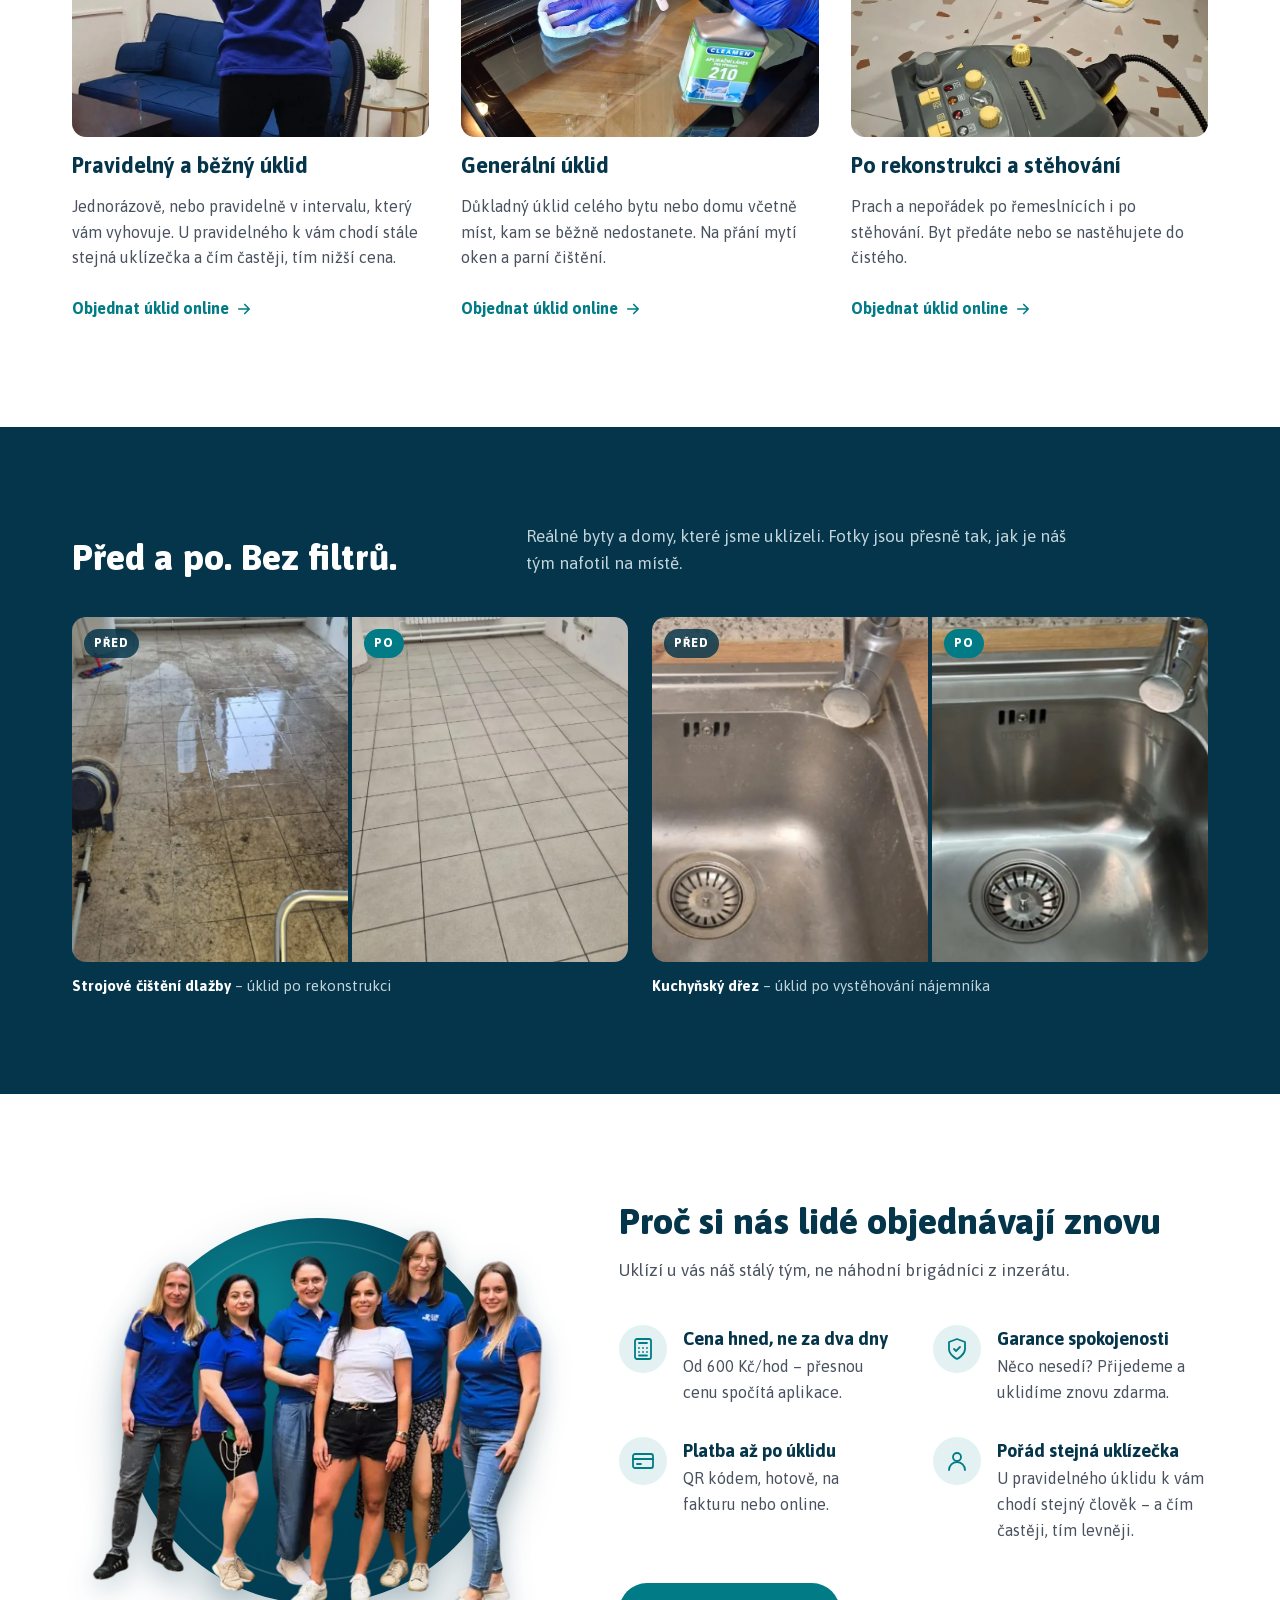
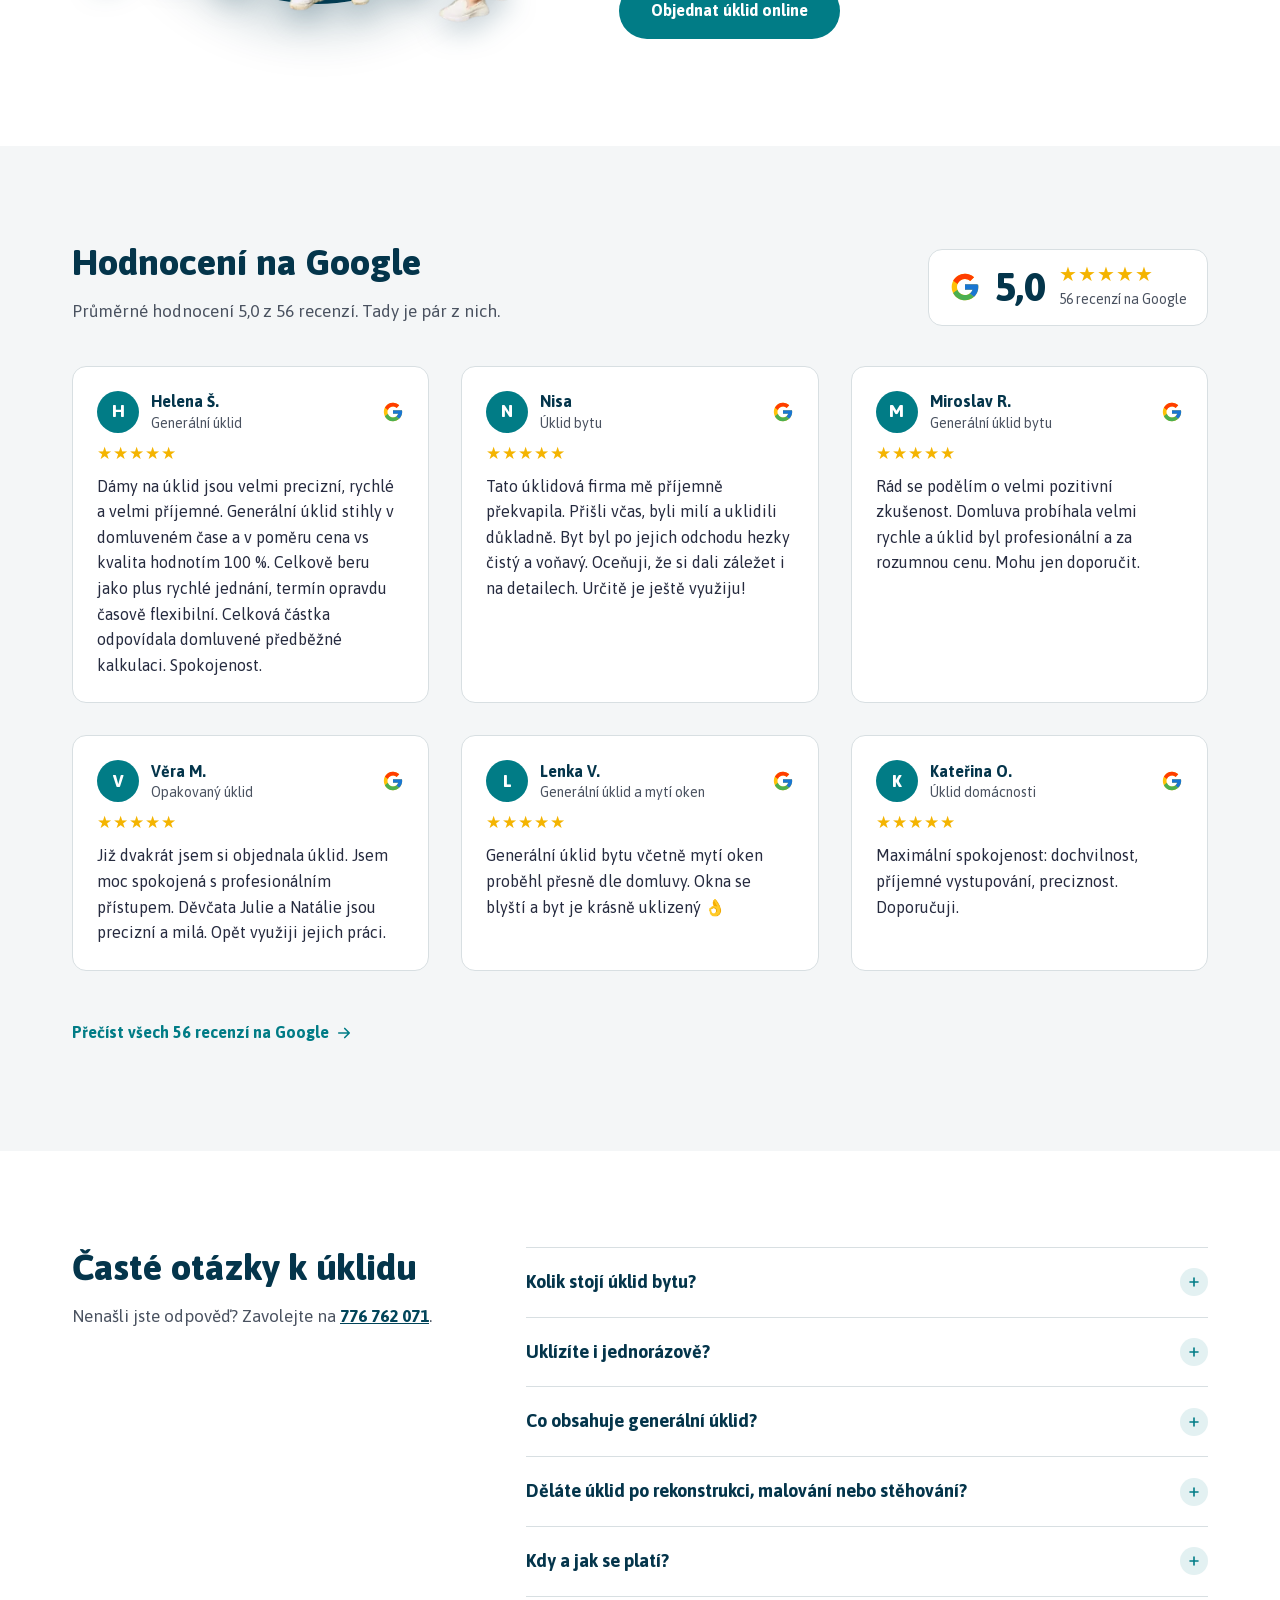
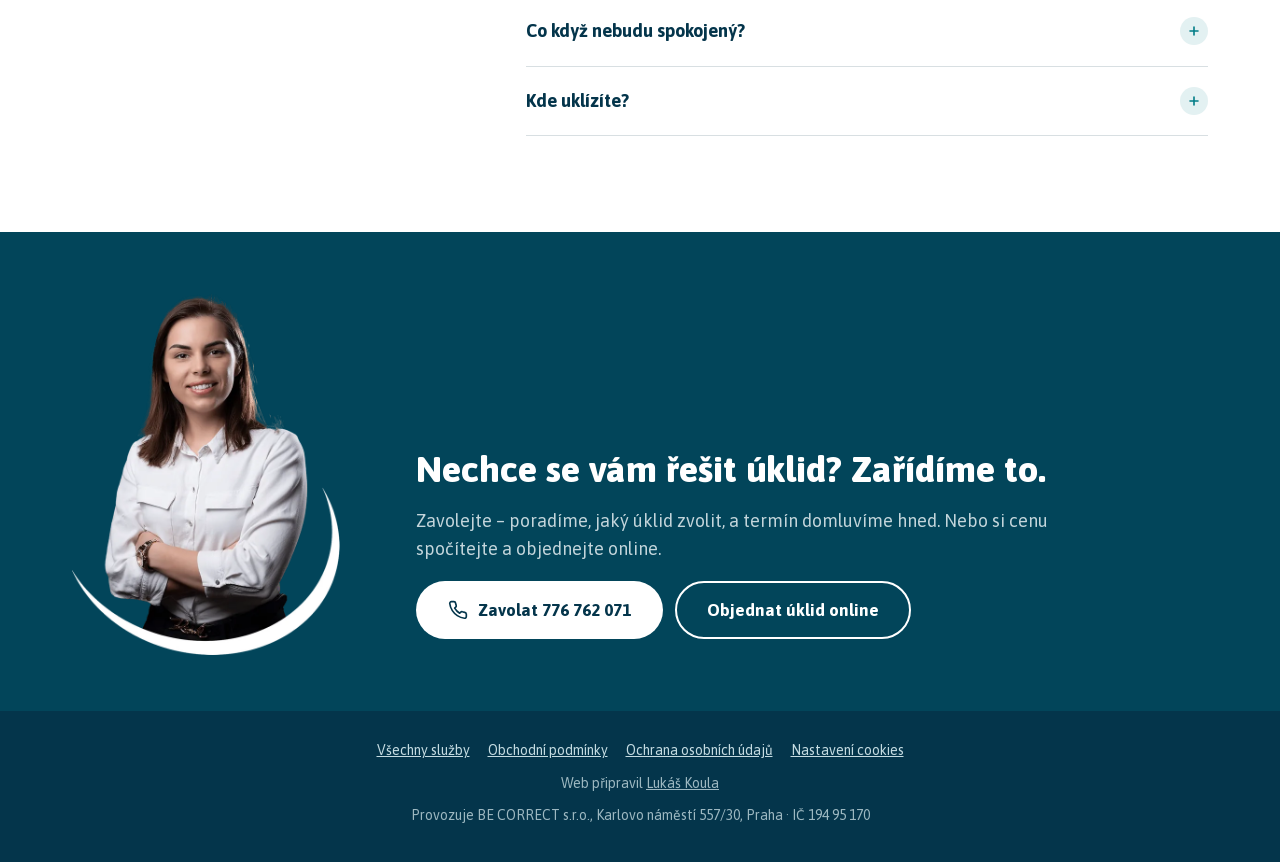
<file: uklid/index.html>
<!doctype html>
<html lang="cs">
<head>
<meta charset="utf-8">
<meta name="viewport" content="width=device-width, initial-scale=1">
<script src="../assets/consent.js?v=20261018-1"></script>
<title>Úklid Praha – CleanPeace</title>
<meta name="description" content="Pravidelný, generální, po rekonstrukci i po stěhování. Cenu úklidu uvidíte hned v aplikaci, platíte až po úklidu. Praha a okolí.">
<meta property="og:type" content="website">
<meta property="og:locale" content="cs_CZ">
<meta property="og:site_name" content="CleanPeace">
<meta property="og:title" content="Úklidová služba v Praze, na kterou se můžete spolehnout">
<meta property="og:description" content="Cenu úklidu uvidíte hned, platíte až po úklidu. Nespokojenost? Přijedeme znovu zdarma.">
<meta property="og:url" content="https://sluzby.cleanpeace.cz/uklid/">
<link rel="canonical" href="https://sluzby.cleanpeace.cz/uklid/">
<meta property="og:image" content="https://sluzby.cleanpeace.cz/assets/img/uklid-myti-oken-praha.webp">
<meta name="theme-color" content="#04354B">
<link rel="icon" href="/favicon.ico" sizes="any">
<link rel="icon" href="../assets/favicon-32.png" type="image/png" sizes="32x32">
<link rel="apple-touch-icon" href="../assets/apple-touch-icon.png">
<link rel="preload" href="../assets/fonts/asap-latin.woff2" as="font" type="font/woff2" crossorigin>
<link rel="preload" as="image" href="../assets/img/uklid-myti-oken-praha.webp">
<link rel="stylesheet" href="../assets/style.css?v=20261018-1">
</head>
<body id="top" data-service="uklid">
<svg width="0" height="0" style="position:absolute" aria-hidden="true">
<symbol id="i-phone" viewBox="0 0 24 24"><path d="M22 16.9v3a2 2 0 0 1-2.2 2 19.8 19.8 0 0 1-8.6-3.1 19.5 19.5 0 0 1-6-6A19.8 19.8 0 0 1 2.1 4.2 2 2 0 0 1 4.1 2h3a2 2 0 0 1 2 1.7c.1.9.4 1.8.7 2.7a2 2 0 0 1-.5 2.1L8 9.8a16 16 0 0 0 6 6l1.3-1.3a2 2 0 0 1 2.1-.4c.9.3 1.8.6 2.7.7a2 2 0 0 1 1.7 2z"/></symbol>
<symbol id="i-arrow" viewBox="0 0 24 24"><path d="M5 12h14M13 6l6 6-6 6"/></symbol>
<symbol id="i-check" viewBox="0 0 24 24"><path d="M20 6 9 17l-5-5"/></symbol>
<symbol id="i-calc" viewBox="0 0 24 24"><rect x="4" y="2" width="16" height="20" rx="2"/><path d="M8 6h8M8 11h.01M12 11h.01M16 11h.01M8 15h.01M12 15h.01M16 15h.01M8 18.5h8"/></symbol>
<symbol id="i-card" viewBox="0 0 24 24"><rect x="2" y="5" width="20" height="14" rx="2"/><path d="M2 10h20M6 15h4"/></symbol>
<symbol id="i-shield" viewBox="0 0 24 24"><path d="M12 22s8-4 8-10V5l-8-3-8 3v7c0 6 8 10 8 10z"/><path d="m9 12 2 2 4-4"/></symbol>
<symbol id="i-user" viewBox="0 0 24 24"><circle cx="12" cy="8" r="4"/><path d="M4 21a8 8 0 0 1 16 0"/></symbol>
</svg>

<!-- HEADER -->
<header class="site-header">
<div class="wrap">
<a class="logo" href="#top" aria-label="CleanPeace – zpět nahoru"><img src="../assets/logo.svg" width="178" height="50" alt="CleanPeace"></a>
<div class="header-right">
<nav class="nav" aria-label="Služby"><a href="./" aria-current="page">Úklid</a><a href="../tepovani/">Tepování</a></nav>
<a class="btn btn-app btn-sm btn-call" href="tel:+420776762071" data-cta="phone" data-loc="header"><svg class="icon"><use href="#i-phone"/></svg><span class="call-num">776 762 071</span><span class="call-txt">Zavolat</span></a>
</div>
</div>
</header>

<main>
<!-- HERO -->
<section class="hero">
<div class="hero-text">
<p class="eyebrow">Úklid bytů a domů · Praha a okolí</p>
<h1>Úklidová služba v Praze, na kterou se můžete spolehnout</h1>
<p class="hero-price"><strong>Úklid od 600 Kč/hod</strong> · přesnou cenu spočítá aplikace hned<!-- TODO: doplnit min. délku zakázky, pokud existuje (otázka na Denisu) --></p>
<p class="hero-lead">Cenu úklidu uvidíte hned v aplikaci, termín si vyberete sami. Platíte až po úklidu, a když nebudete spokojeni, přijedeme znovu zdarma.</p>
<div class="cta-row" style="margin-top:8px">
<a class="btn btn-app btn-lg" href="tel:+420776762071" data-cta="phone" data-loc="hero"><svg class="icon"><use href="#i-phone"/></svg>Zavolat 776 762 071</a>
<a class="btn btn-line btn-lg" href="https://app.cleanpeace.cz/" data-cta="order" data-loc="hero">Spočítat přesnou cenu</a>
</div>
<a class="g-badge" href="https://share.google/CJWjDilzIgdgnumKv" target="_blank" rel="noopener"><svg class="g-logo" viewBox="0 0 48 48" aria-hidden="true"><path fill="#FFC107" d="M43.6 20.1H42V20H24v8h11.3C33.7 32.7 29.2 36 24 36c-6.6 0-12-5.4-12-12s5.4-12 12-12c3.1 0 5.8 1.2 7.9 3.1l5.7-5.7C34 6.1 29.3 4 24 4 12.9 4 4 12.9 4 24s8.9 20 20 20 20-8.9 20-20c0-1.3-.1-2.6-.4-3.9z"/><path fill="#FF3D00" d="m6.3 14.7 6.6 4.8C14.7 15.1 19 12 24 12c3.1 0 5.8 1.2 7.9 3.1l5.7-5.7C34 6.1 29.3 4 24 4 16.3 4 9.7 8.3 6.3 14.7z"/><path fill="#4CAF50" d="M24 44c5.2 0 9.9-2 13.4-5.2l-6.2-5.2C29.2 35.1 26.7 36 24 36c-5.2 0-9.6-3.3-11.3-8l-6.5 5C9.5 39.6 16.2 44 24 44z"/><path fill="#1976D2" d="M43.6 20.1H42V20H24v8h11.3c-.8 2.2-2.2 4.2-4.1 5.6l6.2 5.2C37 39.2 44 34 44 24c0-1.3-.1-2.6-.4-3.9z"/></svg><span class="stars" aria-hidden="true">★★★★★</span><span><strong>5,0</strong> · 56 recenzí na Google</span></a>
</div>
<div class="hero-photo">
<img src="../assets/img/uklid-myti-oken-praha.webp" width="1000" height="1176" alt="Uklízečka CleanPeace myje okna v bytě" style="object-position:center 30%" fetchpriority="high">
<div class="hero-badge"><svg class="icon"><use href="#i-shield"/></svg><div><strong>Garance spokojenosti</strong><span>Nespokojenost? Uklidíme znovu zdarma.</span></div></div>
</div>
</section>

<!-- PRUH VÝHOD -->
<div class="usp">
<ul>
<li><span class="usp-ico"><svg class="icon"><use href="#i-calc"/></svg></span><span><strong>Od 600 Kč/hod</strong>přesnou cenu spočítá aplikace</span></li>
<li><span class="usp-ico"><svg class="icon"><use href="#i-card"/></svg></span><span><strong>Platba po úklidu</strong>QR, hotově i fakturou</span></li>
<li><span class="usp-ico"><svg class="icon"><use href="#i-user"/></svg></span><span><strong>Stejná uklízečka</strong>u pravidelného úklidu</span></li>
<li><span class="usp-ico"><svg class="icon"><use href="#i-shield"/></svg></span><span><strong>Garance kvality</strong>jinak přijedeme znovu</span></li>
</ul>
</div>

<!-- JAK OBJEDNAT -->
<section class="section">
<div class="wrap split">
<div class="stack">
<h2 class="h2">Objednávka zabere pár minut</h2>
<p class="lead">Online objednávka zabere pár minut a nemusíte čekat na nabídku. Raději to probrat? Zavolejte, telefon zvedáme.</p>
<div class="cta-row" style="margin-top:8px"><a class="btn btn-app" href="https://app.cleanpeace.cz/" data-cta="order" data-loc="steps">Objednat úklid online</a></div>
</div>
<ol class="steps">
<li><span class="step-n">1</span><div><h3>Vyberete typ úklidu</h3><p>Běžný, generální, pravidelný, po stěhování nebo po rekonstrukci – pro byt i dům.</p></div></li>
<li><span class="step-n">2</span><div><h3>Cena se spočítá sama</h3><p>Přesnou cenu vidíte dřív, než cokoliv potvrdíte.</p></div></li>
<li><span class="step-n">3</span><div><h3>Zvolíte termín, my přijedeme</h3><p>Platíte až po úklidu – QR kódem, hotově, na fakturu nebo online.</p></div></li>
</ol>
</div>
</section>

<!-- SLUŽBY -->
<section class="section" style="padding-top:0">
<div class="wrap stack-lg">
<h2 class="h2">Jaký úklid potřebujete?</h2>
<div class="g3">
<div class="svc">
<div class="svc-img"><img src="../assets/img/pravidelny-uklid-domacnosti.webp" width="900" height="1542" alt="Pravidelný úklid obývacího pokoje" style="object-position:center 25%" loading="lazy"></div>
<h3>Pravidelný a běžný úklid</h3>
<p>Jednorázově, nebo pravidelně v intervalu, který vám vyhovuje. U pravidelného k vám chodí stále stejná uklízečka a čím častěji, tím nižší cena.</p>
<a class="more" href="https://app.cleanpeace.cz/" data-cta="order" data-loc="svc-pravidelny">Objednat úklid online <svg class="icon"><use href="#i-arrow"/></svg></a>
</div>
<div class="svc">
<div class="svc-img"><img src="../assets/img/generalni-uklid-cisteni-trouby.webp" width="900" height="1200" alt="Čištění trouby při generálním úklidu" loading="lazy"></div>
<h3>Generální úklid</h3>
<p>Důkladný úklid celého bytu nebo domu včetně míst, kam se běžně nedostanete. Na přání mytí oken a parní čištění.</p>
<a class="more" href="https://app.cleanpeace.cz/" data-cta="order" data-loc="svc-generalni">Objednat úklid online <svg class="icon"><use href="#i-arrow"/></svg></a>
</div>
<div class="svc">
<div class="svc-img"><img src="../assets/img/uklid-po-rekonstrukci-parni-cisteni.webp" width="900" height="1200" alt="Parní čištění podlahy po rekonstrukci" loading="lazy"></div>
<h3>Po rekonstrukci a stěhování</h3>
<p>Prach a nepořádek po řemeslnících i po stěhování. Byt předáte nebo se nastěhujete do čistého.</p>
<a class="more" href="https://app.cleanpeace.cz/" data-cta="order" data-loc="svc-rekonstrukce">Objednat úklid online <svg class="icon"><use href="#i-arrow"/></svg></a>
</div>
</div>
</div>
</section>

<!-- PŘED A PO -->
<section class="section section--dark">
<div class="wrap stack-lg">
<div class="split" style="align-items:end">
<h2 class="h2">Před a po. Bez filtrů.</h2>
<p class="lead" style="max-width:560px">Reálné byty a domy, které jsme uklízeli. Fotky jsou přesně tak, jak je náš tým nafotil na místě.</p>
</div>
<div class="ba-grid">
<figure class="ba">
<div class="ba-pair">
<div><img src="../assets/img/cisteni-dlazby-pred.webp" width="800" height="708" alt="Znečištěná dlažba před úklidem" loading="lazy"><span class="ba-label">PŘED</span></div>
<div><img src="../assets/img/cisteni-dlazby-po.webp" width="800" height="715" alt="Čistá dlažba po úklidu" loading="lazy"><span class="ba-label ba-label--po">PO</span></div>
</div>
<figcaption><strong>Strojové čištění dlažby</strong> – úklid po rekonstrukci</figcaption>
</figure>
<figure class="ba">
<div class="ba-pair">
<div><img src="../assets/img/uklid-po-vystehovani-drez-pred.webp" width="800" height="712" alt="Zašlý kuchyňský dřez před úklidem" loading="lazy"><span class="ba-label">PŘED</span></div>
<div><img src="../assets/img/uklid-po-vystehovani-drez-po.webp" width="800" height="711" alt="Vyleštěný dřez po úklidu" loading="lazy"><span class="ba-label ba-label--po">PO</span></div>
</div>
<figcaption><strong>Kuchyňský dřez</strong> – úklid po vystěhování nájemníka</figcaption>
</figure>
</div>
</div>
</section>

<!-- PROČ MY + TÝM -->
<section class="section">
<div class="wrap team">
<div class="team-visual"><img src="../assets/img/cleanpeace-tym.webp" width="500" height="500" alt="Tým uklízeček CleanPeace" loading="lazy"></div>
<div class="stack-lg">
<div class="stack">
<h2 class="h2">Proč si nás lidé objednávají znovu</h2>
<p class="lead">Uklízí u vás náš stálý tým, ne náhodní brigádníci z inzerátu.</p>
</div>
<dl class="benefits">
<div><span class="usp-ico"><svg class="icon"><use href="#i-calc"/></svg></span><dt>Cena hned, ne za dva dny</dt><dd>Od 600 Kč/hod – přesnou cenu spočítá aplikace.</dd></div>
<div><span class="usp-ico"><svg class="icon"><use href="#i-shield"/></svg></span><dt>Garance spokojenosti</dt><dd>Něco nesedí? Přijedeme a uklidíme znovu zdarma.</dd></div>
<div><span class="usp-ico"><svg class="icon"><use href="#i-card"/></svg></span><dt>Platba až po úklidu</dt><dd>QR kódem, hotově, na fakturu nebo online.</dd></div>
<div><span class="usp-ico"><svg class="icon"><use href="#i-user"/></svg></span><dt>Pořád stejná uklízečka</dt><dd>U pravidelného úklidu k vám chodí stejný člověk – a čím častěji, tím levněji.</dd></div>
</dl>
<div class="cta-row"><a class="btn btn-app" href="https://app.cleanpeace.cz/" data-cta="order" data-loc="why">Objednat úklid online</a></div>
</div>
</div>
</section>

<!-- RECENZE GOOGLE -->
<section class="section section--soft">
<div class="wrap stack-lg">
<div class="reviews-head">
<div class="stack"><h2 class="h2">Hodnocení na Google</h2><p class="lead">Průměrné hodnocení 5,0 z 56 recenzí. Tady je pár z nich.</p></div>
<a class="g-score" href="https://share.google/CJWjDilzIgdgnumKv" target="_blank" rel="noopener"><svg class="g-logo" viewBox="0 0 48 48" aria-hidden="true"><path fill="#FFC107" d="M43.6 20.1H42V20H24v8h11.3C33.7 32.7 29.2 36 24 36c-6.6 0-12-5.4-12-12s5.4-12 12-12c3.1 0 5.8 1.2 7.9 3.1l5.7-5.7C34 6.1 29.3 4 24 4 12.9 4 4 12.9 4 24s8.9 20 20 20 20-8.9 20-20c0-1.3-.1-2.6-.4-3.9z"/><path fill="#FF3D00" d="m6.3 14.7 6.6 4.8C14.7 15.1 19 12 24 12c3.1 0 5.8 1.2 7.9 3.1l5.7-5.7C34 6.1 29.3 4 24 4 16.3 4 9.7 8.3 6.3 14.7z"/><path fill="#4CAF50" d="M24 44c5.2 0 9.9-2 13.4-5.2l-6.2-5.2C29.2 35.1 26.7 36 24 36c-5.2 0-9.6-3.3-11.3-8l-6.5 5C9.5 39.6 16.2 44 24 44z"/><path fill="#1976D2" d="M43.6 20.1H42V20H24v8h11.3c-.8 2.2-2.2 4.2-4.1 5.6l6.2 5.2C37 39.2 44 34 44 24c0-1.3-.1-2.6-.4-3.9z"/></svg><span class="g-num">5,0</span><span><span class="stars" aria-hidden="true">★★★★★</span><span class="g-count">56 recenzí na Google</span></span></a>
</div>
<div class="g3 reviews">
<figure class="review">
<div class="review-top"><span class="avatar" aria-hidden="true">H</span><div><strong>Helena Š.</strong><span>Generální úklid</span></div><svg class="g-logo" viewBox="0 0 48 48" aria-hidden="true"><path fill="#FFC107" d="M43.6 20.1H42V20H24v8h11.3C33.7 32.7 29.2 36 24 36c-6.6 0-12-5.4-12-12s5.4-12 12-12c3.1 0 5.8 1.2 7.9 3.1l5.7-5.7C34 6.1 29.3 4 24 4 12.9 4 4 12.9 4 24s8.9 20 20 20 20-8.9 20-20c0-1.3-.1-2.6-.4-3.9z"/><path fill="#FF3D00" d="m6.3 14.7 6.6 4.8C14.7 15.1 19 12 24 12c3.1 0 5.8 1.2 7.9 3.1l5.7-5.7C34 6.1 29.3 4 24 4 16.3 4 9.7 8.3 6.3 14.7z"/><path fill="#4CAF50" d="M24 44c5.2 0 9.9-2 13.4-5.2l-6.2-5.2C29.2 35.1 26.7 36 24 36c-5.2 0-9.6-3.3-11.3-8l-6.5 5C9.5 39.6 16.2 44 24 44z"/><path fill="#1976D2" d="M43.6 20.1H42V20H24v8h11.3c-.8 2.2-2.2 4.2-4.1 5.6l6.2 5.2C37 39.2 44 34 44 24c0-1.3-.1-2.6-.4-3.9z"/></svg></div>
<div class="stars" aria-label="5 z 5 hvězdiček">★★★★★</div>
<blockquote>Dámy na úklid jsou velmi precizní, rychlé a velmi příjemné. Generální úklid stihly v domluveném čase a v poměru cena vs kvalita hodnotím 100 %. Celkově beru jako plus rychlé jednání, termín opravdu časově flexibilní. Celková částka odpovídala domluvené předběžné kalkulaci. Spokojenost.</blockquote>
</figure>
<figure class="review">
<div class="review-top"><span class="avatar" aria-hidden="true">N</span><div><strong>Nisa</strong><span>Úklid bytu</span></div><svg class="g-logo" viewBox="0 0 48 48" aria-hidden="true"><path fill="#FFC107" d="M43.6 20.1H42V20H24v8h11.3C33.7 32.7 29.2 36 24 36c-6.6 0-12-5.4-12-12s5.4-12 12-12c3.1 0 5.8 1.2 7.9 3.1l5.7-5.7C34 6.1 29.3 4 24 4 12.9 4 4 12.9 4 24s8.9 20 20 20 20-8.9 20-20c0-1.3-.1-2.6-.4-3.9z"/><path fill="#FF3D00" d="m6.3 14.7 6.6 4.8C14.7 15.1 19 12 24 12c3.1 0 5.8 1.2 7.9 3.1l5.7-5.7C34 6.1 29.3 4 24 4 16.3 4 9.7 8.3 6.3 14.7z"/><path fill="#4CAF50" d="M24 44c5.2 0 9.9-2 13.4-5.2l-6.2-5.2C29.2 35.1 26.7 36 24 36c-5.2 0-9.6-3.3-11.3-8l-6.5 5C9.5 39.6 16.2 44 24 44z"/><path fill="#1976D2" d="M43.6 20.1H42V20H24v8h11.3c-.8 2.2-2.2 4.2-4.1 5.6l6.2 5.2C37 39.2 44 34 44 24c0-1.3-.1-2.6-.4-3.9z"/></svg></div>
<div class="stars" aria-label="5 z 5 hvězdiček">★★★★★</div>
<blockquote>Tato úklidová firma mě příjemně překvapila. Přišli včas, byli milí a uklidili důkladně. Byt byl po jejich odchodu hezky čistý a voňavý. Oceňuji, že si dali záležet i na detailech. Určitě je ještě využiju!</blockquote>
</figure>
<figure class="review">
<div class="review-top"><span class="avatar" aria-hidden="true">M</span><div><strong>Miroslav R.</strong><span>Generální úklid bytu</span></div><svg class="g-logo" viewBox="0 0 48 48" aria-hidden="true"><path fill="#FFC107" d="M43.6 20.1H42V20H24v8h11.3C33.7 32.7 29.2 36 24 36c-6.6 0-12-5.4-12-12s5.4-12 12-12c3.1 0 5.8 1.2 7.9 3.1l5.7-5.7C34 6.1 29.3 4 24 4 12.9 4 4 12.9 4 24s8.9 20 20 20 20-8.9 20-20c0-1.3-.1-2.6-.4-3.9z"/><path fill="#FF3D00" d="m6.3 14.7 6.6 4.8C14.7 15.1 19 12 24 12c3.1 0 5.8 1.2 7.9 3.1l5.7-5.7C34 6.1 29.3 4 24 4 16.3 4 9.7 8.3 6.3 14.7z"/><path fill="#4CAF50" d="M24 44c5.2 0 9.9-2 13.4-5.2l-6.2-5.2C29.2 35.1 26.7 36 24 36c-5.2 0-9.6-3.3-11.3-8l-6.5 5C9.5 39.6 16.2 44 24 44z"/><path fill="#1976D2" d="M43.6 20.1H42V20H24v8h11.3c-.8 2.2-2.2 4.2-4.1 5.6l6.2 5.2C37 39.2 44 34 44 24c0-1.3-.1-2.6-.4-3.9z"/></svg></div>
<div class="stars" aria-label="5 z 5 hvězdiček">★★★★★</div>
<blockquote>Rád se podělím o velmi pozitivní zkušenost. Domluva probíhala velmi rychle a úklid byl profesionální a za rozumnou cenu. Mohu jen doporučit.</blockquote>
</figure>
<figure class="review">
<div class="review-top"><span class="avatar" aria-hidden="true">V</span><div><strong>Věra M.</strong><span>Opakovaný úklid</span></div><svg class="g-logo" viewBox="0 0 48 48" aria-hidden="true"><path fill="#FFC107" d="M43.6 20.1H42V20H24v8h11.3C33.7 32.7 29.2 36 24 36c-6.6 0-12-5.4-12-12s5.4-12 12-12c3.1 0 5.8 1.2 7.9 3.1l5.7-5.7C34 6.1 29.3 4 24 4 12.9 4 4 12.9 4 24s8.9 20 20 20 20-8.9 20-20c0-1.3-.1-2.6-.4-3.9z"/><path fill="#FF3D00" d="m6.3 14.7 6.6 4.8C14.7 15.1 19 12 24 12c3.1 0 5.8 1.2 7.9 3.1l5.7-5.7C34 6.1 29.3 4 24 4 16.3 4 9.7 8.3 6.3 14.7z"/><path fill="#4CAF50" d="M24 44c5.2 0 9.9-2 13.4-5.2l-6.2-5.2C29.2 35.1 26.7 36 24 36c-5.2 0-9.6-3.3-11.3-8l-6.5 5C9.5 39.6 16.2 44 24 44z"/><path fill="#1976D2" d="M43.6 20.1H42V20H24v8h11.3c-.8 2.2-2.2 4.2-4.1 5.6l6.2 5.2C37 39.2 44 34 44 24c0-1.3-.1-2.6-.4-3.9z"/></svg></div>
<div class="stars" aria-label="5 z 5 hvězdiček">★★★★★</div>
<blockquote>Již dvakrát jsem si objednala úklid. Jsem moc spokojená s profesionálním přístupem. Děvčata Julie a Natálie jsou precizní a milá. Opět využiji jejich práci.</blockquote>
</figure>
<figure class="review">
<div class="review-top"><span class="avatar" aria-hidden="true">L</span><div><strong>Lenka V.</strong><span>Generální úklid a mytí oken</span></div><svg class="g-logo" viewBox="0 0 48 48" aria-hidden="true"><path fill="#FFC107" d="M43.6 20.1H42V20H24v8h11.3C33.7 32.7 29.2 36 24 36c-6.6 0-12-5.4-12-12s5.4-12 12-12c3.1 0 5.8 1.2 7.9 3.1l5.7-5.7C34 6.1 29.3 4 24 4 12.9 4 4 12.9 4 24s8.9 20 20 20 20-8.9 20-20c0-1.3-.1-2.6-.4-3.9z"/><path fill="#FF3D00" d="m6.3 14.7 6.6 4.8C14.7 15.1 19 12 24 12c3.1 0 5.8 1.2 7.9 3.1l5.7-5.7C34 6.1 29.3 4 24 4 16.3 4 9.7 8.3 6.3 14.7z"/><path fill="#4CAF50" d="M24 44c5.2 0 9.9-2 13.4-5.2l-6.2-5.2C29.2 35.1 26.7 36 24 36c-5.2 0-9.6-3.3-11.3-8l-6.5 5C9.5 39.6 16.2 44 24 44z"/><path fill="#1976D2" d="M43.6 20.1H42V20H24v8h11.3c-.8 2.2-2.2 4.2-4.1 5.6l6.2 5.2C37 39.2 44 34 44 24c0-1.3-.1-2.6-.4-3.9z"/></svg></div>
<div class="stars" aria-label="5 z 5 hvězdiček">★★★★★</div>
<blockquote>Generální úklid bytu včetně mytí oken proběhl přesně dle domluvy. Okna se blyští a byt je krásně uklizený 👌</blockquote>
</figure>
<figure class="review">
<div class="review-top"><span class="avatar" aria-hidden="true">K</span><div><strong>Kateřina O.</strong><span>Úklid domácnosti</span></div><svg class="g-logo" viewBox="0 0 48 48" aria-hidden="true"><path fill="#FFC107" d="M43.6 20.1H42V20H24v8h11.3C33.7 32.7 29.2 36 24 36c-6.6 0-12-5.4-12-12s5.4-12 12-12c3.1 0 5.8 1.2 7.9 3.1l5.7-5.7C34 6.1 29.3 4 24 4 12.9 4 4 12.9 4 24s8.9 20 20 20 20-8.9 20-20c0-1.3-.1-2.6-.4-3.9z"/><path fill="#FF3D00" d="m6.3 14.7 6.6 4.8C14.7 15.1 19 12 24 12c3.1 0 5.8 1.2 7.9 3.1l5.7-5.7C34 6.1 29.3 4 24 4 16.3 4 9.7 8.3 6.3 14.7z"/><path fill="#4CAF50" d="M24 44c5.2 0 9.9-2 13.4-5.2l-6.2-5.2C29.2 35.1 26.7 36 24 36c-5.2 0-9.6-3.3-11.3-8l-6.5 5C9.5 39.6 16.2 44 24 44z"/><path fill="#1976D2" d="M43.6 20.1H42V20H24v8h11.3c-.8 2.2-2.2 4.2-4.1 5.6l6.2 5.2C37 39.2 44 34 44 24c0-1.3-.1-2.6-.4-3.9z"/></svg></div>
<div class="stars" aria-label="5 z 5 hvězdiček">★★★★★</div>
<blockquote>Maximální spokojenost: dochvilnost, příjemné vystupování, preciznost. Doporučuji.</blockquote>
</figure>
</div>
<a class="more" href="https://share.google/CJWjDilzIgdgnumKv" target="_blank" rel="noopener">Přečíst všech 56 recenzí na Google <svg class="icon"><use href="#i-arrow"/></svg></a>
</div>
</section>

<!-- FAQ -->
<section class="section">
<div class="wrap split">
<div class="stack">
<h2 class="h2">Časté otázky k úklidu</h2>
<p class="lead"><span class="m-block">Nenašli jste odpověď?</span> Zavolejte na <a href="tel:+420776762071" style="font-weight:700" data-cta="phone" data-loc="faq">776 762 071</a>.</p>
</div>
<div class="faq">
<details><summary>Kolik stojí úklid bytu?</summary><p>Úklid vychází od 600 Kč za hodinu, pravidelný je levnější. Přesnou cenu vám aplikace spočítá hned podle typu úklidu a velikosti bytu, bez čekání na nabídku.<!-- TODO: min. délka zakázky? --></p></details>
<details><summary>Uklízíte i jednorázově?</summary><p>Ano. Objednat si můžete jednorázový běžný nebo generální úklid, nebo pravidelný úklid, u kterého k vám chodí stále stejná uklízečka.</p></details>
<details><summary>Co obsahuje generální úklid?</summary><p>Důkladný úklid celého bytu nebo domu včetně míst, kam se běžně nedostanete. Mytí oken a parní čištění si můžete přiobjednat.<!-- TODO: doplnit rozsah oproti běžnému – okna, spotřebiče uvnitř, skříňky, dlaždice… --></p></details>
<details><summary>Děláte úklid po rekonstrukci, malování nebo stěhování?</summary><p>Ano, úklid po rekonstrukci i po stěhování je v aplikaci samostatná položka.<!-- TODO: ověřit – odstraňujete i zbytky barev, silikonu a lepidel? --></p></details>
<!-- TODO: doplnit odpověď a odkomentovat
<details><summary>Musím mít doma vlastní čisticí prostředky?</summary><p>…</p></details>
<details><summary>Musím být při úklidu doma?</summary><p>… (předání klíčů, přístup, bezpečnost)</p></details>
-->
<details><summary>Kdy a jak se platí?</summary><p>Až po úklidu – QR kódem, hotově nebo na fakturu. K dispozici je i online platba. Faktury najdete v zákaznickém účtu.</p></details>
<details><summary>Co když nebudu spokojený?</summary><p>Přijedeme a uklidíme znovu zdarma. Za kvalitou si stojíme.</p></details>
<details><summary>Kde uklízíte?</summary><p>V Praze a okolí.<!-- TODO: do jaké vzdálenosti / které obce, případně příplatek za dojezd --></p></details>
</div>
</div>
</section>

<!-- ZÁVĚREČNÉ CTA -->
<section class="final final--photo">
<div class="wrap final-grid">
<img class="final-photo" src="../assets/img/cleanpeace-kontakt.webp" width="600" height="786" alt="Majitelka CleanPeace" loading="lazy">
<div class="stack" style="gap:18px">
<h2>Nechce se vám řešit úklid? Zařídíme to.</h2>
<p>Zavolejte – poradíme, jaký úklid zvolit, a termín domluvíme hned. Nebo si cenu spočítejte a objednejte online.</p>
<div class="cta-row">
<a class="btn btn-white btn-lg" href="tel:+420776762071" data-cta="phone" data-loc="final"><svg class="icon"><use href="#i-phone"/></svg>Zavolat 776 762 071</a>
<a class="btn btn-line-w btn-lg" href="https://app.cleanpeace.cz/" data-cta="order" data-loc="final">Objednat úklid online</a>
</div>
</div>
</div>
</section>
</main>

<!-- FOOTER -->
<footer class="site-footer">
<div class="wrap">
<nav aria-label="Právní informace">
<a href="../">Všechny služby</a>
<a href="https://cleanpeace.cz/wp-content/uploads/2025/07/VOP-CleanPeace-B2C.pdf">Obchodní podmínky</a>
<a href="https://cleanpeace.cz/wp-content/uploads/2025/07/Privacy-Policy-CleanPeace-2.pdf">Ochrana osobních údajů</a>
<a href="#nastaveni-cookies" data-cc-open>Nastavení cookies</a>
</nav>
<span class="credit">Web připravil <a href="https://lukaskoula.com" target="_blank" rel="noopener">Lukáš Koula</a></span>
<span>Provozuje BE CORRECT s.r.o., Karlovo náměstí 557/30, Praha · IČ 194 95 170</span>
</div>
</footer>


<script src="../assets/main.js?v=20261018-1" defer></script>
</body>
</html>
</file>
<file: assets/style.css>
/* CleanPeace – služby (sluzby.cleanpeace.cz) */
/* Asap – hostováno lokálně (bez přenosu IP adres na Google před souhlasem) */
@font-face{font-family:Asap;font-style:normal;font-weight:400 800;font-display:swap;src:url(fonts/asap-latin-ext.woff2) format("woff2");unicode-range:U+0100-02BA,U+02BD-02C5,U+02C7-02CC,U+02CE-02D7,U+02DD-02FF,U+0304,U+0308,U+0329,U+1D00-1DBF,U+1E00-1E9F,U+1EF2-1EFF,U+2020,U+20A0-20AB,U+20AD-20C4,U+2113,U+2C60-2C7F,U+A720-A7FF}
@font-face{font-family:Asap;font-style:normal;font-weight:400 800;font-display:swap;src:url(fonts/asap-latin.woff2) format("woff2");unicode-range:U+0000-00FF,U+0131,U+0152-0153,U+02BB-02BC,U+02C6,U+02DA,U+02DC,U+0304,U+0308,U+0329,U+2000-206F,U+20AC,U+2122,U+2191,U+2193,U+2212,U+2215,U+FEFF,U+FFFD}
:root{
  --navy:#04354B;
  --deep:#02455A;
  --teal:#017C86;
  --teal-d:#016570;
  --teal-l:#E3F1F2;
  --ink:#262B3F;
  --muted:#4A5260;
  --line:#D8DFE2;
  --soft:#F4F6F7;
  --on-dark:#C3D5DB;
  --radius:14px;
  --wrap:1200px;
}
*,*::before,*::after{box-sizing:border-box}
html{scroll-behavior:smooth;-webkit-text-size-adjust:100%}
body{margin:0;background:#fff;color:var(--ink);font-family:Asap,"Helvetica Neue",Arial,sans-serif;font-size:16px;line-height:1.6;-webkit-font-smoothing:antialiased}
img{display:block;max-width:100%;height:auto}
a{color:var(--deep)}
a:hover{color:var(--navy)}
h1,h2,h3{margin:0;color:var(--navy);font-weight:800;line-height:1.12}
p{margin:0}
:focus-visible{outline:3px solid var(--teal);outline-offset:3px}
.sr-only{position:absolute;width:1px;height:1px;overflow:hidden;clip:rect(0 0 0 0);white-space:nowrap}
.icon{width:24px;height:24px;flex:none;fill:none;stroke:currentColor;stroke-width:1.8;stroke-linecap:round;stroke-linejoin:round}

.wrap{max-width:var(--wrap);margin:0 auto;padding:0 32px}
.section{padding:96px 0}
.section--soft{background:var(--soft)}
.section--dark{background:var(--navy);color:#fff}
.section--dark h2{color:#fff}
.stack{display:flex;flex-direction:column;gap:16px}
.stack-lg{display:flex;flex-direction:column;gap:40px}
.eyebrow{font-size:16px;font-weight:600;color:var(--teal)}
.h2{font-size:36px}
.lead{font-size:17px;color:var(--muted)}
.section--dark .lead{color:var(--on-dark)}
.split{display:grid;grid-template-columns:minmax(0,4fr) minmax(0,7fr);gap:64px}
.g2{display:grid;grid-template-columns:repeat(2,minmax(0,1fr));gap:32px}
.g3{display:grid;grid-template-columns:repeat(3,minmax(0,1fr));gap:32px}

/* Tlačítka */
.cta-row{display:flex;flex-wrap:wrap;gap:12px}
.btn{display:inline-flex;align-items:center;justify-content:center;gap:10px;min-height:56px;padding:0 30px;border-radius:30px;font-weight:700;font-size:16px;text-decoration:none;border:2px solid transparent;transition:background .15s,color .15s,border-color .15s;cursor:pointer}
.btn-lg{min-height:58px;font-size:17px}
.btn-sm{min-height:44px;padding:0 22px;font-size:15px}
.btn-app{background:var(--teal);color:#fff}
.btn-app:hover{background:var(--teal-d);color:#fff}
.btn-line{color:var(--navy);border-color:var(--navy)}
.btn-line:hover{background:var(--navy);color:#fff}
.btn-white{background:#fff;color:var(--navy)}
.btn-white:hover{background:var(--teal-l);color:var(--navy)}
.btn-line-w{color:#fff;border-color:#fff}
.btn-line-w:hover{background:#fff;color:var(--navy)}

/* Hlavička */
.site-header{position:sticky;top:0;z-index:30;background:rgba(255,255,255,.96);backdrop-filter:saturate(1.4) blur(8px);border-bottom:1px solid #E1E6E9}
.site-header .wrap{display:flex;align-items:center;justify-content:space-between;gap:16px;height:72px}
.logo{text-decoration:none;font-size:24px;font-weight:800;letter-spacing:.02em;color:var(--navy)}
.logo span{color:var(--teal)}
.header-right{display:flex;align-items:center;gap:28px}
.nav{display:flex;gap:24px}
.nav a{font-weight:600;text-decoration:none;color:var(--ink);min-height:44px;display:inline-flex;align-items:center}
.nav a:hover,.nav a[aria-current]{color:var(--teal)}
.tel{display:inline-flex;align-items:center;gap:8px;font-size:17px;font-weight:700;text-decoration:none;color:var(--navy);min-height:44px}
.tel .icon{width:20px;height:20px;color:var(--teal)}

/* Hero */
.hero{display:grid;grid-template-columns:minmax(0,1fr) minmax(0,1fr);min-height:620px;background:var(--soft)}
.hero-text{display:flex;flex-direction:column;justify-content:center;gap:24px;padding:72px 64px 72px max(32px,calc((100vw - var(--wrap))/2 + 32px))}
.hero h1{font-size:50px;line-height:1.08;max-width:560px}
.hero-lead{font-size:19px;line-height:1.55;color:var(--muted);max-width:520px}
.hero-photo{position:relative;min-height:100%;overflow:hidden}
.hero-photo img{position:absolute;inset:0;width:100%;height:100%;object-fit:cover}
.hero-badge{position:absolute;left:24px;bottom:24px;display:flex;align-items:center;gap:12px;background:#fff;border-radius:var(--radius);padding:14px 18px;box-shadow:0 10px 30px rgba(4,53,75,.18);max-width:calc(100% - 48px)}
.hero-badge .icon{color:var(--teal);width:28px;height:28px}
.hero-badge strong{display:block;color:var(--navy);font-size:16px;line-height:1.3}
.hero-badge span{font-size:14px;color:var(--muted);line-height:1.3}
.hero-checks{list-style:none;margin:0;padding:0;display:flex;flex-wrap:wrap;gap:10px 22px;font-size:15px;font-weight:600;color:var(--navy)}
.hero-checks li{display:flex;align-items:center;gap:8px}
.hero-checks .icon{width:20px;height:20px;color:var(--teal);stroke-width:2.4}

/* Pruh výhod */
.usp{border-bottom:1px solid var(--line);background:#fff}
.usp ul{list-style:none;margin:0 auto;padding:28px 32px;max-width:var(--wrap);display:grid;grid-template-columns:repeat(4,minmax(0,1fr));gap:24px}
.usp li{display:flex;align-items:center;gap:14px;font-size:15px;line-height:1.35;color:var(--muted)}
.usp strong{display:block;color:var(--navy);font-size:16px}
.usp-ico{width:48px;height:48px;border-radius:50%;background:var(--teal-l);color:var(--teal);display:grid;place-items:center;flex:none}

/* Karty služeb */
.svc{display:flex;flex-direction:column;gap:16px}
.svc-img{aspect-ratio:4/3;border-radius:var(--radius);overflow:hidden;background:var(--soft)}
.svc-img img{width:100%;height:100%;object-fit:cover;transition:transform .5s}
.svc:hover .svc-img img{transform:scale(1.04)}
.svc h3{font-size:22px;font-weight:700}
.svc p{color:var(--muted)}
.more{margin-top:auto;font-weight:700;min-height:44px;display:inline-flex;align-items:center;gap:6px;color:var(--teal);text-decoration:none}
.more:hover{color:var(--teal-d);text-decoration:underline}
.more .icon{width:18px;height:18px;stroke-width:2.2;transition:transform .15s}
.more:hover .icon{transform:translateX(3px)}

/* Rozcestník (hub) */
.card{display:flex;flex-direction:column;text-decoration:none;color:var(--ink);background:#fff;border:1px solid var(--line);border-radius:var(--radius);overflow:hidden;transition:border-color .15s,box-shadow .2s,transform .2s}
.card:hover{border-color:var(--teal);color:var(--ink);box-shadow:0 18px 40px rgba(4,53,75,.12);transform:translateY(-2px)}
.card-img{aspect-ratio:16/10;overflow:hidden}
.card-img img{width:100%;height:100%;object-fit:cover}
.card-body{padding:28px 30px 30px;display:flex;flex-direction:column;gap:10px;flex:1}
.card h2{font-size:28px}
.card p{color:var(--muted)}
.card .more{margin-top:8px}
.tags{display:flex;flex-wrap:wrap;gap:8px;list-style:none;margin:4px 0 0;padding:0}
.tags li{font-size:14px;font-weight:600;color:var(--deep);background:var(--teal-l);border-radius:20px;padding:4px 12px}

/* Kroky */
.steps{margin:0;padding:0;list-style:none;display:flex;flex-direction:column}
.steps li{display:grid;grid-template-columns:56px minmax(0,1fr);gap:16px;padding:26px 0;border-top:1px solid var(--line)}
.steps li:last-child{border-bottom:1px solid var(--line)}
.step-n{width:40px;height:40px;border-radius:50%;background:var(--teal);color:#fff;font-weight:800;display:grid;place-items:center}
.steps h3{font-size:20px;font-weight:700;margin-bottom:6px}
.steps p{color:var(--muted)}

/* Před a po */
.ba-grid{display:grid;grid-template-columns:repeat(2,minmax(0,1fr));gap:24px}
.ba{margin:0;display:flex;flex-direction:column;gap:12px}
.ba-pair{display:grid;grid-template-columns:repeat(2,minmax(0,1fr));gap:4px;border-radius:var(--radius);overflow:hidden}
.ba-pair div{position:relative;aspect-ratio:4/5;background:#2A5466}
.ba-pair img{width:100%;height:100%;object-fit:cover}
.ba-label{position:absolute;left:12px;top:12px;font-size:12px;font-weight:800;letter-spacing:.08em;padding:5px 10px;border-radius:20px;background:rgba(4,53,75,.82);color:#fff}
.ba-label--po{background:var(--teal)}
.ba figcaption{font-size:15px;color:var(--on-dark)}
.ba figcaption strong{color:#fff}

/* Výhody */
.benefits{margin:0;display:grid;grid-template-columns:repeat(2,minmax(0,1fr));gap:32px 40px}
.benefits div{display:grid;grid-template-columns:48px minmax(0,1fr);gap:4px 16px;align-content:start}
.benefits .usp-ico{grid-row:span 2}
.benefits dt{font-size:18px;font-weight:700;color:var(--navy);line-height:1.3;align-self:start;padding-top:2px}
.benefits dd{margin:0;color:var(--muted)}

/* Tým */
.team{display:grid;grid-template-columns:minmax(0,5fr) minmax(0,6fr);gap:56px;align-items:center}
.team-photos{display:grid;grid-template-columns:minmax(0,1fr) minmax(0,1fr);gap:16px}
.team-photos .ph{border-radius:var(--radius);overflow:hidden;background:var(--soft)}
.team-photos .ph img{width:100%;height:100%;object-fit:cover}
.team-photos .ph--wide{grid-column:span 2;aspect-ratio:1;background:linear-gradient(180deg,#fff 0%,var(--teal-l) 100%)}
.team-photos .ph--wide img{object-fit:contain;object-position:center bottom}
.team-photos .ph--sq{aspect-ratio:1}
.checklist{list-style:none;margin:0;padding:0;display:flex;flex-direction:column;gap:12px}
.checklist li{display:flex;gap:12px;align-items:flex-start}
.checklist .icon{color:var(--teal);stroke-width:2.4;margin-top:1px}

/* Reference */
.quote{margin:0;display:flex;flex-direction:column;gap:18px;background:#fff;border-radius:var(--radius);padding:28px;border-top:3px solid var(--teal)}
.quote blockquote{margin:0;font-size:17px;line-height:1.6;color:var(--ink)}
.quote figcaption{font-size:15px;color:var(--muted);margin-top:auto}
.quote figcaption strong{color:var(--navy)}

/* FAQ */
.faq{display:flex;flex-direction:column;border-bottom:1px solid var(--line)}
.faq details{border-top:1px solid var(--line)}
.faq summary{list-style:none;cursor:pointer;display:flex;justify-content:space-between;align-items:center;gap:16px;padding:20px 0;font-size:18px;font-weight:700;color:var(--navy);min-height:44px}
.faq summary::-webkit-details-marker{display:none}
.faq summary::after{content:"";flex:none;width:28px;height:28px;border-radius:50%;background:var(--teal-l) url("data:image/svg+xml,%3Csvg xmlns='http://www.w3.org/2000/svg' viewBox='0 0 24 24' fill='none' stroke='%23017C86' stroke-width='2.4' stroke-linecap='round'%3E%3Cpath d='M12 6v12M6 12h12'/%3E%3C/svg%3E") center/16px no-repeat;transition:transform .2s}
.faq details[open] summary::after{transform:rotate(45deg)}
.faq summary:hover{color:var(--teal)}
.faq details p{padding:0 44px 22px 0;color:var(--muted)}
.faq--boxed{background:#fff;border-radius:var(--radius);padding:0 28px;border:1px solid var(--line)}
.faq--boxed details:first-child{border-top:0}

/* Kontaktní osoba */
.contact{display:grid;grid-template-columns:auto minmax(0,1fr);gap:40px;align-items:end;background:var(--teal-l);border-radius:24px;padding:40px 48px 0;overflow:hidden}
.contact-photo{width:240px;align-self:end}
.contact-body{display:flex;flex-direction:column;gap:16px;padding-bottom:40px}
.contact h2{font-size:32px}

/* Závěrečné CTA */
.final{background:var(--deep);color:#fff;padding:80px 0}
.final h2{color:#fff;font-size:36px}
.final p{font-size:18px;line-height:1.55;color:var(--on-dark)}
.final .mail{color:var(--on-dark);font-size:15px;min-height:44px;display:inline-flex;align-items:center}

/* Patička */
.site-footer{background:var(--navy);color:#9DB8C1;padding:28px 0 36px;font-size:14px}
.site-footer .wrap{display:flex;flex-direction:column;align-items:center;text-align:center;gap:10px}
.site-footer nav{display:flex;flex-wrap:wrap;justify-content:center;gap:8px 18px}
.site-footer a{color:#C5DCE2}
.site-footer a:hover{color:#fff}


@media (max-width:1024px){
  .usp ul{grid-template-columns:repeat(2,minmax(0,1fr))}
  .nav{display:none}
}
@media (max-width:900px){
  .wrap{padding:0 20px}
  .section{padding:64px 0}
  .hero{grid-template-columns:minmax(0,1fr);min-height:0}
  .hero-text{padding:36px 20px 44px}
  .hero-photo{min-height:320px;order:-1}
  .hero h1{font-size:34px}
  .hero-lead{font-size:17px}
  .hero-badge{left:16px;bottom:16px;padding:10px 14px}
  .usp ul{padding:24px 20px;gap:18px}
  .split,.team{grid-template-columns:minmax(0,1fr);gap:28px}
  .g2,.g3,.ba-grid,.benefits{grid-template-columns:minmax(0,1fr)}
  .h2,.final h2{font-size:28px}
  .card h2{font-size:24px}
  .contact{grid-template-columns:minmax(0,1fr);padding:32px 24px 0;gap:8px}
  .contact-photo{order:2;width:200px;margin:0 auto}
  .contact-body{padding-bottom:8px}
  .contact h2{font-size:26px}
  .faq--boxed{padding:0 18px}
  .faq details p{padding-right:0}
  .hide-m{display:none !important}
  .btn{width:100%}
  .site-header .btn{width:auto}
}
@media (max-width:480px){
  .usp ul{grid-template-columns:minmax(0,1fr)}
}
@media (prefers-reduced-motion:reduce){
  *{transition:none !important;scroll-behavior:auto !important}
}
.ba-pair--tall div{aspect-ratio:3/5}
.ba-solo{display:grid;grid-template-columns:minmax(0,6fr) minmax(0,5fr);gap:48px;align-items:center}
.ba-solo .checklist{color:var(--on-dark)}
.ba-solo .checklist strong{color:#fff}
@media (max-width:900px){.ba-solo{grid-template-columns:minmax(0,1fr);gap:28px}}
.logo{display:inline-flex;align-items:center}
.logo img{height:46px;width:auto}
@media (max-width:900px){.logo img{height:38px}}
.team-photos .ph--car{grid-column:span 2;aspect-ratio:16/9}
.final--photo{padding:56px 0 0;overflow:hidden}
.final-grid{display:grid;grid-template-columns:280px minmax(0,1fr);gap:64px;align-items:end}
.final-grid .stack{padding-bottom:72px;max-width:640px}
.final-photo{width:100%;align-self:end}
@media (max-width:900px){
  .final--photo{padding-top:56px}
  .final-grid{grid-template-columns:minmax(0,1fr);gap:24px}
  .final-grid .stack{padding-bottom:0}
  .final-photo{order:2;width:220px;margin:0 auto}
}
/* Tým na brandovém kruhu */
.team-visual{position:relative;width:100%;max-width:460px;margin:0 auto;aspect-ratio:1}
.team-visual::before{content:"";position:absolute;left:8%;right:8%;top:6%;aspect-ratio:1;border-radius:50%;background:radial-gradient(circle at 32% 28%,#0B8E98 0%,var(--deep) 48%,var(--navy) 100%);box-shadow:0 24px 50px rgba(4,53,75,.22)}
.team-visual::after{content:"";position:absolute;left:8%;right:8%;top:6%;aspect-ratio:1;border-radius:50%;border:2px solid rgba(255,255,255,.18);transform:scale(.88)}
.team-visual img{position:relative;z-index:1;width:100%;height:100%;object-fit:contain;filter:drop-shadow(0 10px 14px rgba(4,53,75,.25))}
@media (max-width:900px){.team-visual{max-width:340px}}

/* Fotka majitelky – odsazení odspodu */
.final--photo .final-photo{margin-bottom:56px}
.contact-photo{margin-bottom:40px}
@media (max-width:900px){.final--photo .final-photo{margin-bottom:64px}.contact-photo{margin-bottom:48px}}

/* Patička – autor */
.site-footer .credit a{color:#9DB8C1}

/* Cookie lišta – kompaktní, dole; Odmítnout a Přijmout vše stejně velké a stejně výrazné */
.cc{position:fixed;left:16px;right:16px;bottom:16px;z-index:100;display:none;justify-content:center;pointer-events:none}
.cc--open{display:flex}
.cc-box{pointer-events:auto;width:100%;max-width:640px;max-height:calc(100vh - 32px);overflow:auto;background:#fff;color:var(--ink);border-radius:18px;box-shadow:0 16px 48px rgba(4,53,75,.24);border:1px solid var(--line);padding:20px 24px;display:flex;flex-direction:column;gap:12px}
.cc-title{font-size:18px}
.cc-text{font-size:15px;line-height:1.5;color:var(--muted)}
.cc-text a{font-weight:600;white-space:nowrap}
.cc-prefs{display:flex;flex-direction:column;border-top:1px solid var(--line)}
.cc-prefs[hidden]{display:none}
.cc-row{position:relative;display:flex;align-items:center;justify-content:space-between;gap:20px;padding:12px 0;border-bottom:1px solid var(--line);cursor:pointer;font-size:14px;line-height:1.45;color:var(--muted)}
.cc-row strong{display:block;font-size:16px;color:var(--navy)}
.cc-row input{position:absolute;opacity:0;width:1px;height:1px}
.cc-sw{flex:none;position:relative;width:46px;height:26px;border-radius:13px;background:#C3CDD1;transition:background .15s}
.cc-sw::after{content:"";position:absolute;top:3px;left:3px;width:20px;height:20px;border-radius:50%;background:#fff;box-shadow:0 1px 3px rgba(0,0,0,.25);transition:transform .15s}
.cc-row input:checked+.cc-sw{background:var(--teal)}
.cc-row input:checked+.cc-sw::after{transform:translateX(20px)}
.cc-row input:disabled+.cc-sw{opacity:.55}
.cc-row input:disabled{cursor:not-allowed}
.cc-row input:focus-visible+.cc-sw{outline:3px solid var(--teal);outline-offset:2px}
.cc-actions{display:grid;grid-template-columns:1fr 1fr;gap:10px}
.cc-actions[hidden]{display:none}
.cc-actions [hidden]{display:none}
.cc-actions--main{grid-template-columns:1fr}
.cc-links{display:flex;justify-content:center;align-items:center;gap:6px;color:var(--muted);font-size:14px}
.cc-links[hidden]{display:none}
.cc-link{background:none;border:0;padding:6px 6px;font:inherit;font-size:14px;color:var(--muted);text-decoration:underline;cursor:pointer;min-height:36px}
.cc-link:hover{color:var(--navy)}
.cc-btn-line{width:100%;color:var(--navy);border-color:var(--navy)}
.cc-btn-line:hover{background:var(--navy);color:#fff}
.cc-btn-main{width:100%;background:var(--teal);color:#fff}
.cc-btn-main:hover{background:var(--teal-d);color:#fff}
@media (max-width:900px){
  .cc{left:0;right:0;bottom:0}
  .cc-box{max-width:none;border-radius:16px 16px 0 0;border-width:1px 0 0;padding:16px 16px calc(12px + env(safe-area-inset-bottom));gap:10px;max-height:85vh}
  .cc-title{font-size:16px}
  .cc-text{font-size:14px}
  .cc-actions .btn{min-height:48px;width:100%}
}

/* Telefon jako hlavní CTA */
.btn .icon{width:20px;height:20px;stroke-width:2}
.btn-call{white-space:nowrap}
@media (max-width:480px){
  .site-header .btn-line{display:none}
  .site-header .btn-call{padding:0 16px}
}
@media (max-width:374px){.logo img{height:32px}.site-header .btn-call{padding:0 12px;font-size:14px}.site-header .btn-call .icon{width:16px;height:16px}}

/* Mobil: „Zavolat“ místo čísla v záhlaví, zalomení řádku v FAQ */
.call-txt{display:none}
@media (max-width:600px){
  .call-num{display:none}
  .call-txt{display:inline}
  .m-block{display:block}
}
.h1-accent{display:block;margin-top:10px;color:var(--teal);font-size:.62em;line-height:1.2}

/* Google recenze */
.g-logo{width:22px;height:22px;flex:none}
.stars{color:#F4B400;letter-spacing:1px;line-height:1}
.g-badge{display:inline-flex;align-items:center;gap:10px;align-self:flex-start;margin-top:4px;padding:9px 18px 9px 12px;border-radius:30px;background:#fff;border:1px solid var(--line);text-decoration:none;color:var(--muted);font-size:15px;box-shadow:0 4px 14px rgba(4,53,75,.06);transition:border-color .15s}
.g-badge:hover{border-color:var(--teal);color:var(--muted)}
.g-badge strong{color:var(--navy)}
.reviews-head{display:flex;flex-wrap:wrap;justify-content:space-between;align-items:flex-end;gap:24px}
.reviews-head .lead{max-width:560px}
.g-score{display:flex;align-items:center;gap:14px;text-decoration:none;background:#fff;border:1px solid var(--line);border-radius:var(--radius);padding:14px 20px}
.g-score .g-logo{width:32px;height:32px}
.g-num{font-size:40px;font-weight:800;color:var(--navy);line-height:1}
.g-score .stars{display:block;font-size:20px}
.g-count{display:block;font-size:14px;color:var(--muted);margin-top:4px}
.review{margin:0;display:flex;flex-direction:column;gap:12px;background:#fff;border:1px solid var(--line);border-radius:var(--radius);padding:24px}
.review-top{display:flex;align-items:center;gap:12px}
.review-top div{flex:1;min-width:0;line-height:1.3}
.review-top strong{display:block;color:var(--navy)}
.review-top span{font-size:14px;color:var(--muted)}
.review-top .avatar{font-size:17px;color:#fff;width:42px;height:42px;border-radius:50%;background:var(--teal);color:#fff;font-weight:800;display:grid;place-items:center;flex:none}
.review .stars{font-size:17px}
.review blockquote{margin:0;font-size:16px;line-height:1.6;color:var(--ink)}
@media (max-width:900px){.reviews-head{align-items:flex-start}}

/* Cena v hero */
.hero-price{font-size:18px;line-height:1.45;color:var(--muted);max-width:540px}
.hero-price strong{color:var(--teal);font-weight:800;font-size:20px}
@media (max-width:900px){.hero-price{font-size:16px}.hero-price strong{font-size:18px}}
/* Mobil: cena v hero musí být vidět i nad otevřenou cookie lištou */
@media (max-width:900px){
  .hero-photo{min-height:240px;order:1}
  .hero-text{padding-top:28px;padding-bottom:32px}
  .cc-title{position:absolute;width:1px;height:1px;overflow:hidden;clip:rect(0 0 0 0);white-space:nowrap}
}
</file>
